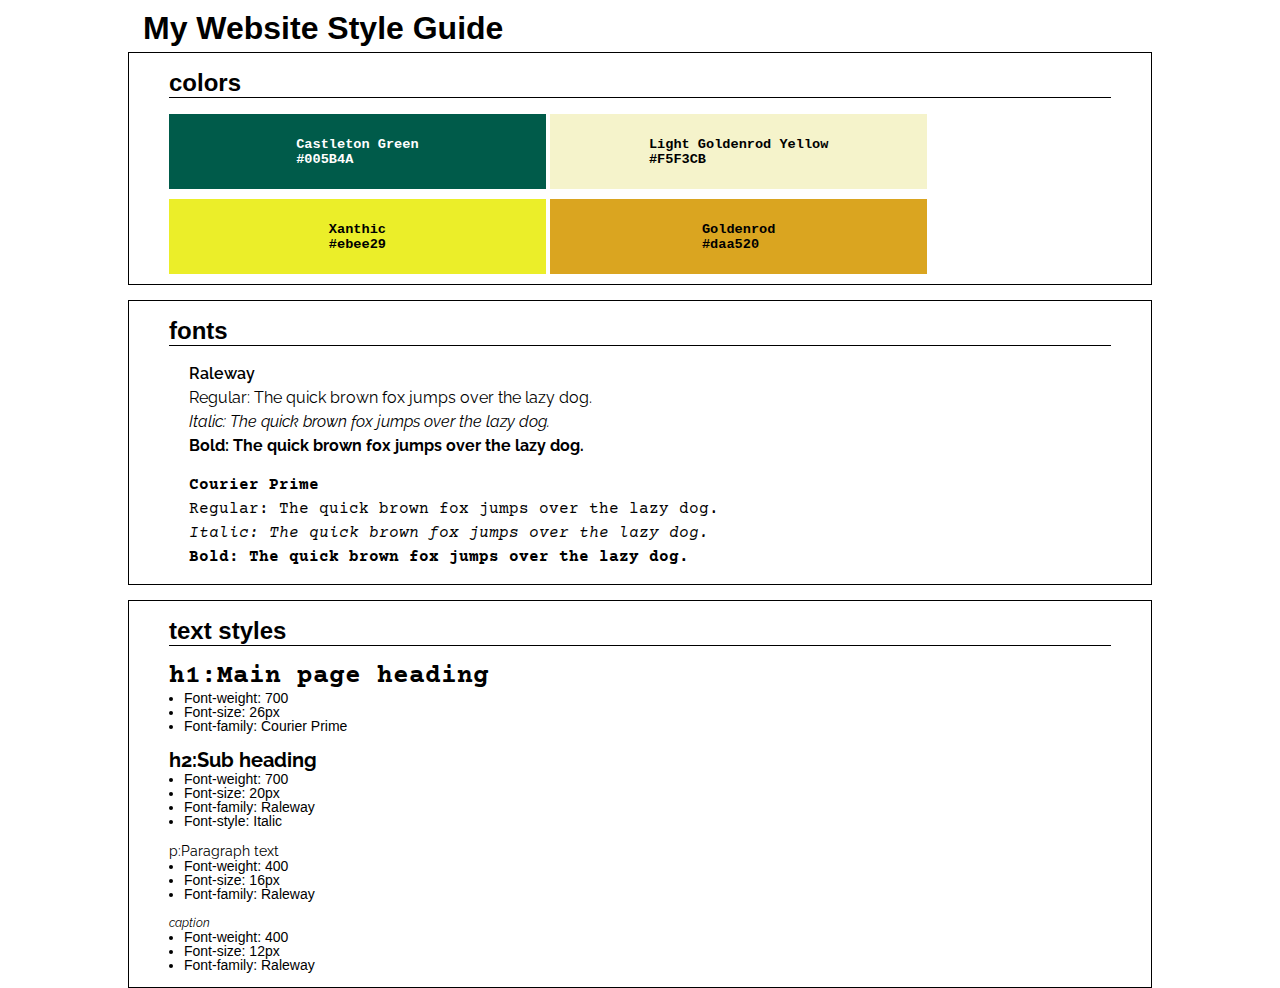
<file: project0/index.html>
<!DOCTYPE html>
<html lang="en">
<head>
  <meta charset="UTF-8">
  <meta http-equiv="X-UA-Compatible" content="IE=edge">
  <meta name="viewport" content="width=device-width, initial-scale=1.0">
  <title>Style guide/design system</title>
  <link rel="stylesheet" href="./styles.css">
  <link rel="preconnect" href="https://fonts.gstatic.com">
<link href="https://fonts.googleapis.com/css2?family=Courier+Prime:ital,wght@0,400;0,700;1,400&family=Raleway:ital,wght@0,400;0,700;1,400&display=swap" rel="stylesheet">
</head>

<body>
  <header>
  <h1>My Website Style Guide</h1>
  </header>

  <main>
    <div class="colors">
      <h1 class="section-name">colors</h1>
       <div class="castleton-green"><p>Castleton Green<br>#005B4A</p></div>
       <div class="lightgoldenrod-yellow"><p>Light Goldenrod Yellow<br>#F5F3CB</p></div>
       <div class="xanthic"><p>Xanthic<br>#ebee29</p></div>
       <div class="goldenrod"><p>Goldenrod<br>#daa520</p></div>
    </div>

    <div class="fonts">
      <h1 class="section-name">fonts</h1>
     
        <div class="raleway">
          <p class="title">Raleway</p>
          <p class="w400">Regular: The quick brown fox jumps over the lazy dog.</p>
          <p class="italic">Italic: The quick brown fox jumps over the lazy dog.</p>
          <p class="w700">Bold: The quick brown fox jumps over the lazy dog.</p>
        </div>

        <div class="courier-prime">
          <p class="title">Courier Prime</p>
          <p class="w400">Regular: The quick brown fox jumps over the lazy dog.</p>
          <p class="italic">Italic: The quick brown fox jumps over the lazy dog.</p>
          <p class="w700">Bold: The quick brown fox jumps over the lazy dog.</p>
        </div>
    </div>
      
    <div class="text-styles">
      <h1 class="section-name">text styles</h1>

        <div>
          <h1 class="biggest">h1:Main page heading</h1>
          <ul>
            <li>Font-weight: 700</li>
            <li>Font-size: 26px</li>
            <li>Font-family: Courier Prime</li>
          </ul>
        </div>
       
       <div>
          <h2 class="middle">h2:Sub heading</h2>
          <ul>
            <li>Font-weight: 700</li>
            <li>Font-size: 20px</li>
            <li>Font-family: Raleway</li>
            <li>Font-style: Italic</li>
          </ul>
       </div>
       
       <div>
          <h2 class="paragraph">p:Paragraph text</h2>
          <ul>
            <li>Font-weight: 400</li>
            <li>Font-size: 16px</li>
            <li>Font-family: Raleway</li>
          </ul>
       </div>
       <div>
        <h2 class="caption">caption</h2>
        <ul>
          <li>Font-weight: 400</li>
          <li>Font-size: 12px</li>
          <li>Font-family: Raleway</li>
        </ul>
     </div>
      </div>

    </div>
  </main>

</body>
</html>
</file>
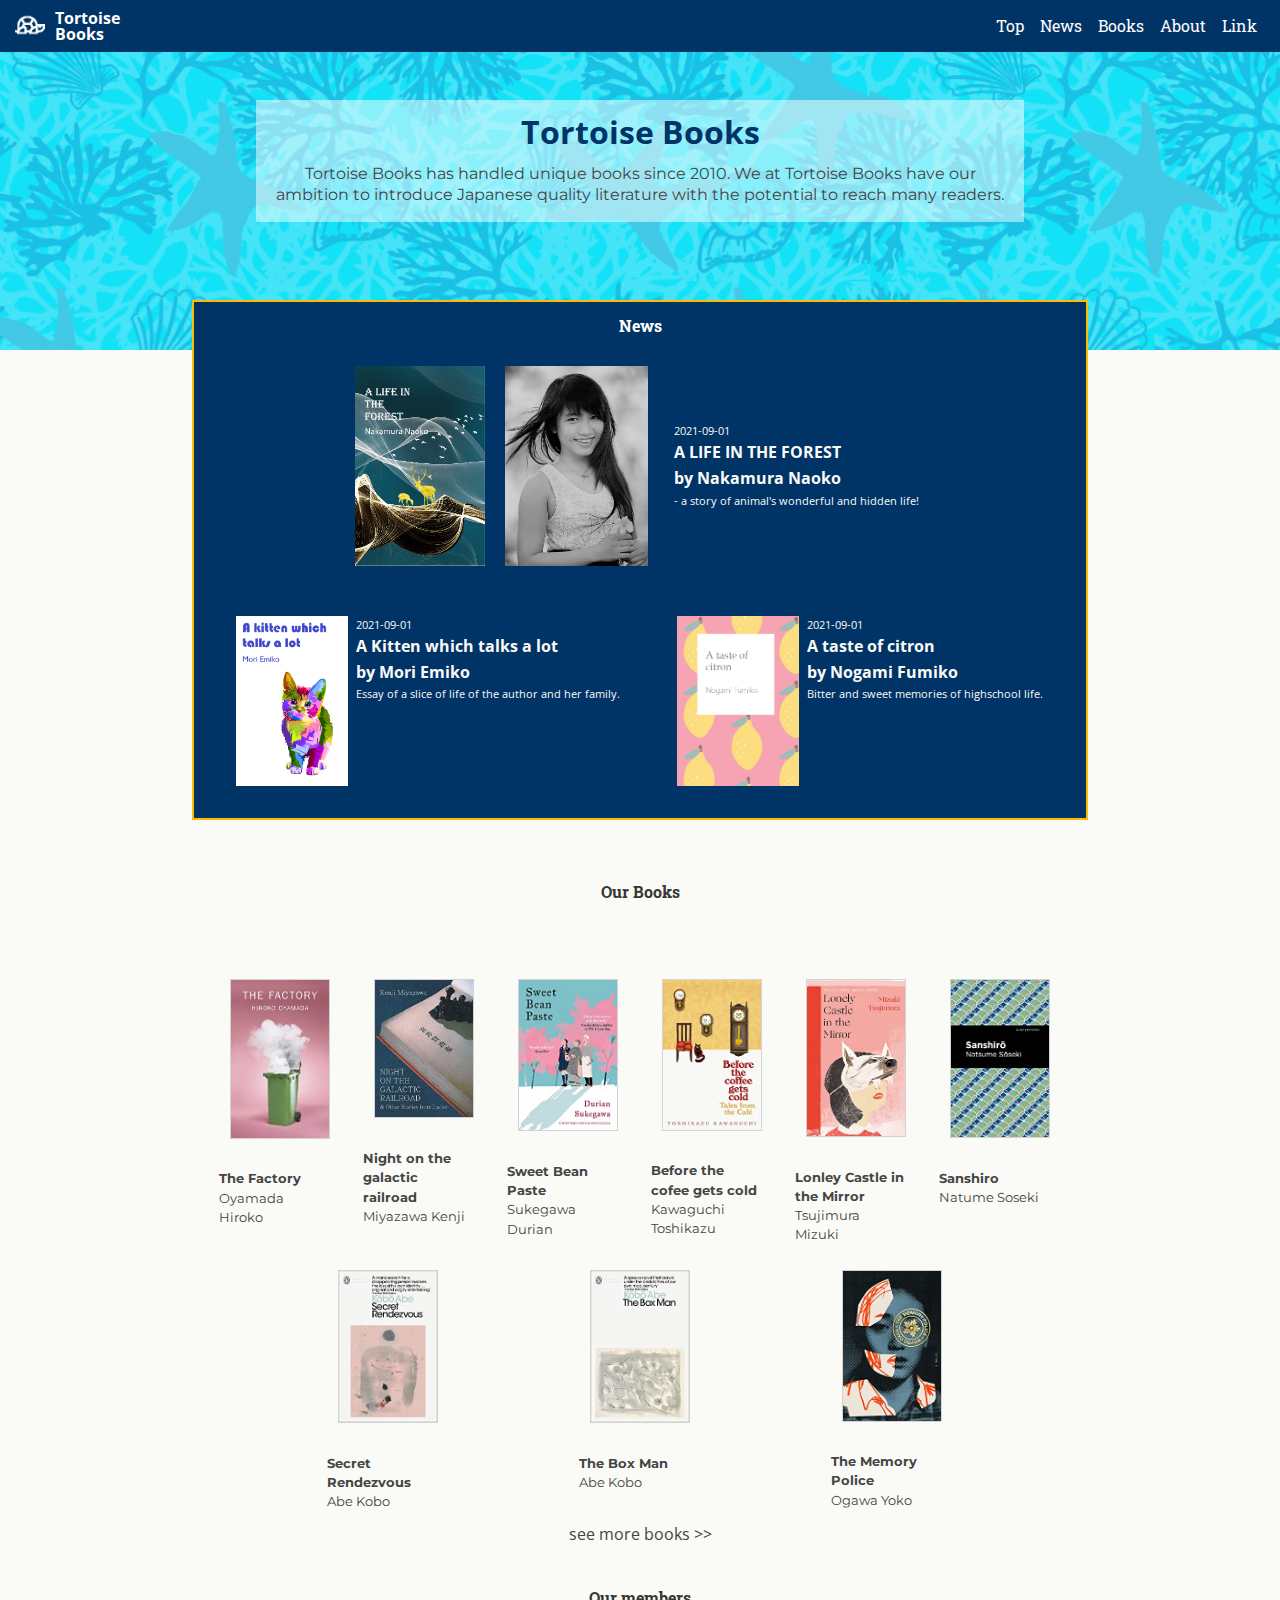
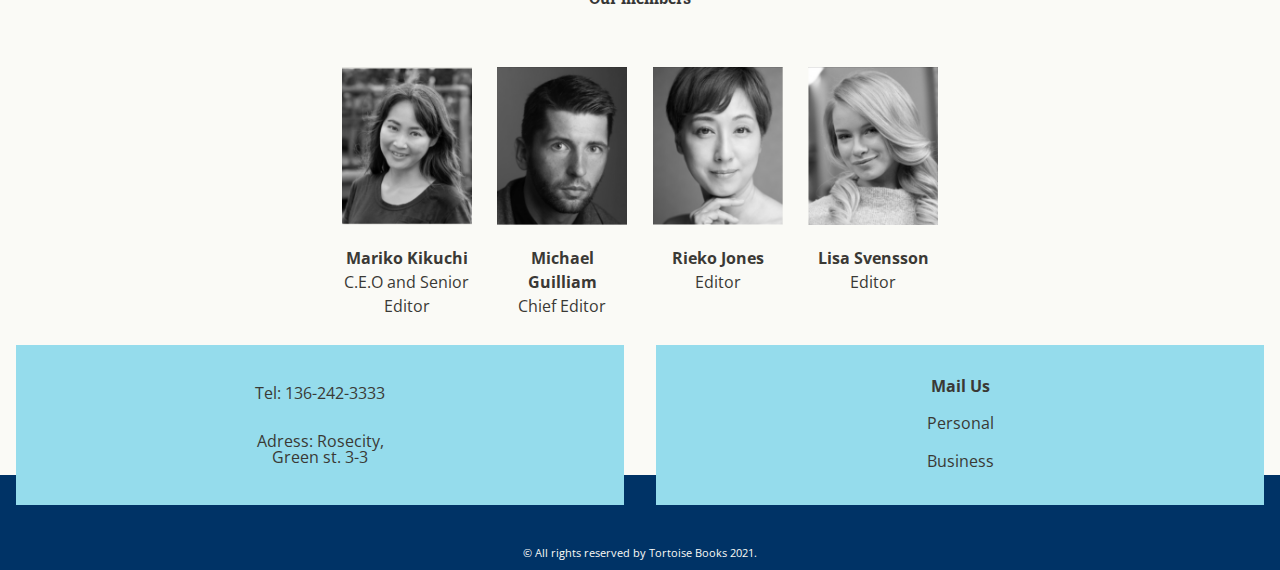
<file: project03/index.html>
<!DOCTYPE html>

<html>
  <head>
    <link rel="shortcut icon" href="favicon.ico" type="image/x-icon">
    <link rel="stylesheet" href="resources/styles/styles.css">
    <link rel="preconnect" href="https://fonts.gstatic.com">
    <link href="https://fonts.googleapis.com/css2?family=Open+Sans:wght@300;400;700&display=swap" rel="stylesheet">
    <link rel="preconnect" href="https://fonts.gstatic.com">
    <link href="https://fonts.googleapis.com/css2?family=Montserrat&family=Roboto+Slab&display=swap" rel="stylesheet">
    <meta name="viewport" content="width=device-width,initial-scale=1.0">
    <title>Company Website</title>
  </head>

  <body>
    <Header>
      <div class="top-banner">
        <div class="logo">
          <a href="#"><img src="./resources/images/output-onlinepngtools.png"alt="logo-img"></a>
          <a href="#"><h2>Tortoise<br>Books</h2></a>
        </div>
        <nav>
          <ul>
            <li><a href="#">Top</a></li>
            <li><a href="#">News</a></li>
            <li><a href="#books">Books</a></li>
            <li><a href="#about">About</a></li>
            <li><a href="link.html">Link</a></li>
          </ul>
        </nav>
      </div>
        
      <div class="container ">
            <div class="center storeName">
              <h1>Tortoise Books</h1>
              <p>Tortoise Books has handled unique books since 2010. We at Tortoise Books have our ambition to introduce Japanese quality literature with the potential to reach many readers.</p>
            </div>
      </div>
    </Header>

    
      <div class="center news">
        <h2 class="title">News</h2>
        <div class="content">
          <div class="topic-top">
            <div class="box a">
              <img src="resources/images/sampleBook1.png" alt="img-1">
              <img id="author-img" src="resources/images/edited.girl-1721429_1280.jpg" alt="img-1-2">
              <div class="text-box">
                <div class="date"><p>2021-09-01</p></div>
                <div class="news-title"><p><strong>A LIFE IN THE FOREST<br>by Nakamura Naoko</strong><br></div>
                <div class="description"><p>
                - a story of animal's wonderful and hidden life! </p></div>
              </div>
            </div>
          </div>

          <div class="topic-under">
            <div class="box b">
              <img src="resources/images/sampleBook2.png" alt="img-2">
              <div class="text-box">
                <div class="date"><p>2021-09-01</p></div>
                <div class="news-title"><p><strong>A Kitten which talks a lot<br>by Mori Emiko</strong> <br></div>
                  <div class="description"><p>Essay of a slice of life of the author and her family. </p></div>
              </div>
            </div>

            <div class="box c">
              <img src="resources/images/sampleBook3.png" alt="img-3">
              <div class="text-box">
                <div class="date"><p>2021-09-01</p></div>
                <div class="news-title"><p><strong>A taste of citron<br>by Nogami Fumiko</strong><br></div>
                  <div class="description"><p>Bitter and sweet memories of highschool life.</p></div>
                </div>
  
            </div>

          </div>
        </div>
      </div>

      <div class="wrap">
      <div id="books" class="center bookList">
        <h2 class="title" >Our Books</h2>
        <div class="center list">
          <div class="book-img nr1">
            <img src="resources/images/61s6Iuo3avL._AC_UY327_FMwebp_QL65_.jpg" alt="nr1">
            <div class="book-info">
              <p class="book-title">The Factory
              </p>
              <p class="author">Oyamada Hiroko</p>
            </div>
            
          </div>

          <div class="book-img nr2">
              <img src="resources/images/41n57o+WjWL._AC_UY327_FMwebp_QL65_.jpg" alt="nr2">
              <div class="book-info">
                <p class="book-title">Night on the galactic railroad</p>
                <p class="author">Miyazawa Kenji</p>
              </div>
          </div>

          <div class="book-img nr3">
              <img src="resources/images/71bLyjhWPdL._AC_UY327_QL65_.jpg" alt="nr3">
              <div class="book-info">
                <p class="book-title">Sweet Bean Paste</p>
                <p class="author">Sukegawa Durian</p>
              </div>
          </div>

          <div class="book-img nr4">
              <img src="resources/images/81cIq-49BJL._AC_UY327_FMwebp_QL65_.jpg" alt="nr4">
              <div class="book-info">
                <p class="book-title">Before the cofee gets cold</p>
                <p class="author">Kawaguchi Toshikazu</p>
              </div>
          </div>

          <div class="book-img nr5">
              <img src="resources/images/81VldbnXmdL._AC_UY327_FMwebp_QL65_.jpg" alt="nr5">
              <div class="book-info">
                <p class="book-title">Lonley Castle in the Mirror</p>
                <p class="author">Tsujimura Mizuki</p>
              </div>
          </div>

          <div class="book-img nr6">
              <img src="resources/images/91+LtdKAKQL._AC_UY327_QL65_.jpg" alt="nr6">
              <div class="book-info">
                <p class="book-title">Sanshiro</p>
                <p class="author">Natume Soseki </p>
              </div>
          </div>

          <div class="book-img nr7">
              <img src="resources/images/91swuwtk4OL._AC_UY327_QL65_.jpg" alt="nr7">
              <div class="book-info">
                <p class="book-title">Secret Rendezvous</p>
                <p class="author">Abe Kobo</p>
              </div>
          </div>

          <div class="book-img nr8">
              <img src="resources/images/81NXztiF77L._AC_UY327_QL65_.jpg" alt="nr8">
              <div class="book-info">
                <p class="book-title">The Box Man</p>
                <p class="author">Abe Kobo</p>
              </div>
          </div>

          <div class="book-img nr9">
              <img src="resources/images/A1vU3G3l7ZL._AC_UY327_QL65_.jpg" alt="nr9">
              <div class="book-info">
                <p class="book-title">The Memory Police</p>
                <p class="author">Ogawa Yoko</p>
              </div>
          </div>

          <!-- <div class="book-img nr10">
              <img src="resources/images/51i1LT3Zc9L._AC_UY327_FMwebp_QL65_.jpg" alt="nr10"> 
              <div class="book-info">
                <p class="book-title">WABI SABI</p>
                <p class="author">Beth Kempton</p>
              </div>

          </div> -->
         </div>

          <div class="link">
            <a href="#">see more books >></a>
          </div>
        </div>
      </div>

      <div id="about" class="center member">
        <h2 class="title" >Our members</h2>
        <div class="center member-list">
          <div class="member-img ">
            <img src="resources/images/portrait1.png" alt="member1">
            <p><strong>Mariko Kikuchi</strong> <br>C.E.O and Senior Editor</p>
          </div>
          <div class="member-img ">
            <img src="resources/images/portrait2.png" alt="member2">
            <p><strong>Michael Guilliam</strong> <br>Chief Editor</p>
          </div>
          <div class="member-img ">
            <img src="resources/images/portrait3.png" alt="member3">
            <p><strong>Rieko Jones</strong> <br> Editor</p>
          </div>
          <div class="member-img ">
            <img src="resources/images/portrait4.png" alt="member4">
            <p><strong>Lisa Svensson</strong><br> Editor</p>
          </div>
        </div>
      </div>

      <div class="center info">
        <div class="info-box">
          <p>Tel: 136-242-3333</p>
          <p>Adress: Rosecity,<br>Green st. 3-3</p>
        </div>
        <div class="info-box">
          <h3>Mail Us</h3>
          <p><a href="#">Personal</a></p>
          <p><a href="#">Business</a></p>
        </div>
        </div>
      </div>
    </div>
    
    <footer>
      <p>&copy;  All rights reserved by Tortoise Books 2021.</p>
    </footer>
  </body>
</html>
</file>
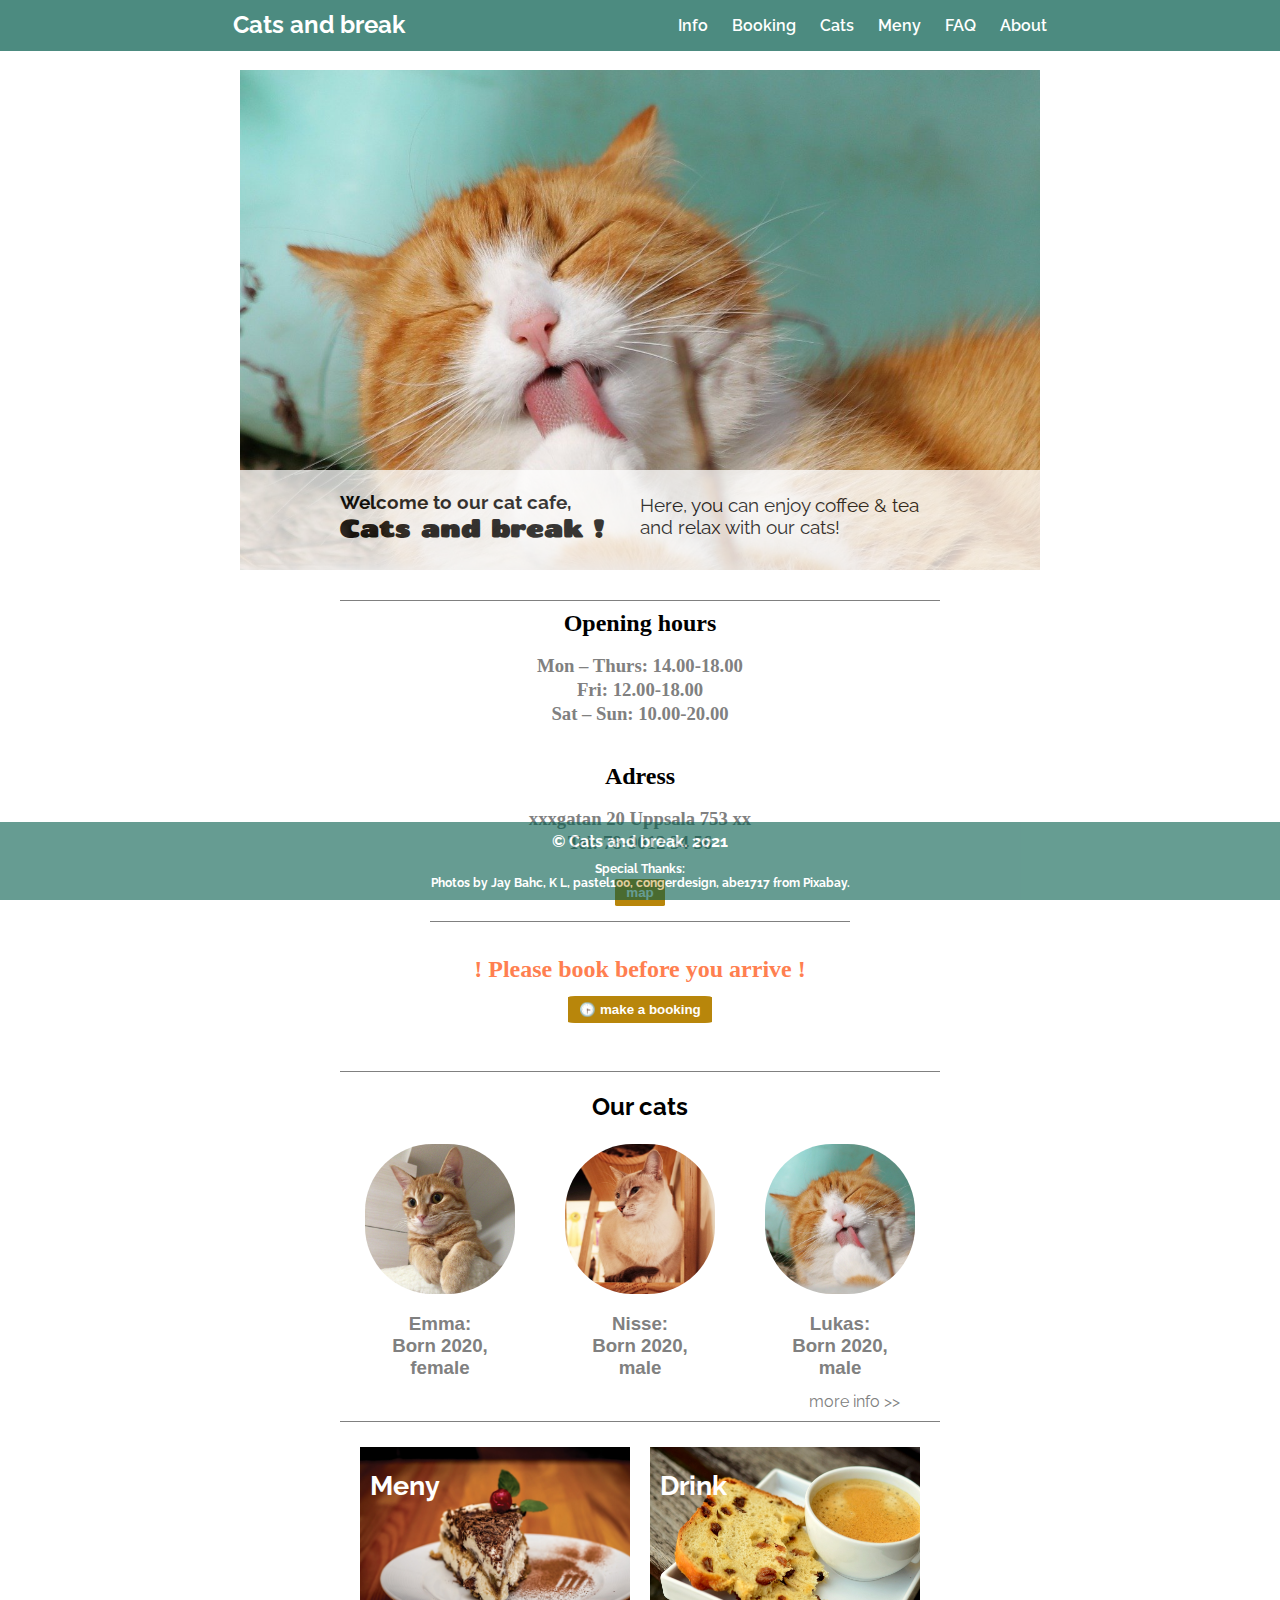
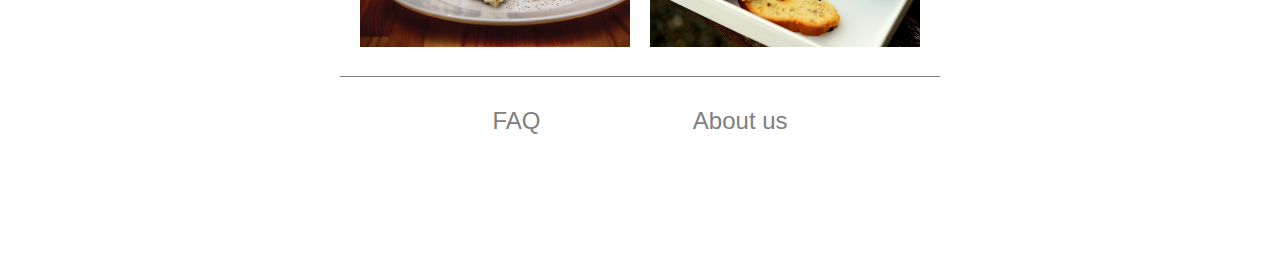
<file: project1/index.html>
<!DOCTYPE html>
<html lang="en">
<head>
  <meta charset="UTF-8">
  <meta http-equiv="X-UA-Compatible" content="IE=edge">
  <meta name="viewport" content="width=device-width, initial-scale=1.0">
  <title>Cats and break</title>
  <link rel="stylesheet" href="resources/css/styles.css">
  <link rel="preconnect" href="https://fonts.gstatic.com">
  <link href="https://fonts.googleapis.com/css2?family=Chango&family=Raleway:wght@400;700&display=swap" rel="stylesheet">
</head>
<body>
  <div class="banner">
    <h2>Cats and break</h2>
    <nav>
      <ul>
        <li><a href="#info">Info</a></li>
          <li><a href="#book">Booking</a></li>
          <li><a href="#gallery">Cats</a></li>
          <li><a href="#meny">Meny</a></li>
          <li><a href="#last-line">FAQ</a></li>
          <li><a href="##last-line">About</a></li>
      </ul>
    </nav>
    
  </div>

  <header>

    <figure class="image-cat">
          <img src="resources/images/cat-323262_1280.jpg" alt="cat-image" width="1000px" height="auto" >
    </figure>

    <div id="info" class="head-text">
    <h2>Welcome to our cat cafe,<br> <span>Cats and break ! </span></h2>
    <p>Here, you can enjoy coffee & tea and relax with our cats! </p>
    </div>
    
  </header>

  <main>
    <div  class="info">
      <div class="time_adress">
        <div id="book">
          <h2>Opening hours</h2>
          <h3>Mon – Thurs: 14.00-18.00 <br>Fri: 12.00-18.00 <br>Sat – Sun: 10.00-20.00</h3>
        </div>

        <div class="adress">
          <h2>Adress</h2>
          <h3>xxxgatan 20 Uppsala 753 xx <br>Tel: 78-9012 34 56</h3>
          <button class="btn-map" href="#" >map</button>
        </div>
      </div>
    
      <div id="gallery" class="book">
        <h2>! <strong>Please book before you arrive</strong> !  </h2>
        <a href="#"> <button>🕞 make a booking</button></a>
      </div>
    </div>

    <div  class="gallery">
      <h2>Our cats</h2>
      <div class="cat-images">
          <div class="cat1">
              <img src="resources/images/cat-2405691_1280.s.jpg" alt="our-cat-image1">
              <h3>Emma:<br>Born 2020,<br>female</h3>
          </div>

          <div class="cat2">
              <img src="resources/images/cat-1160233_1280.s.jpg" alt="our-cat-image2">
              <h3>Nisse:<br>Born 2020,<br>male</h3>
          </div>
          
          <div class="cat3">
              <img src="resources/images/cat-323262_1280.s.jpg" alt="our-cat-image3">
              <h3>Lukas:<br>Born 2020,<br>male</h3>
          </div>

      </div>
      <a href="#">more info >></a>
    </div>

    <div>
      <div id="meny" class="about">
         <div class="meny">
            <a href="#"><h2>Meny</h2>
            <img src="resources/images/dessert-3331009_1280.jpg" alt="meny-image"></a>
          </div> 

          <div id="drink" class="drink">
            <a href="#"><h2>Drink</h2>
            <img src="resources/images/coffee-842020_1280.jpg" alt="meny-image"></a>
          </div> 
      </div>

      <div id="last-line" class="last-line">
        
       <div class="FAQ"><a href="#">FAQ</a></div>
       
       <div class="About-us"><a href="#">About us</a></div>
      
      </div>
      
    </div>

  </main>
 
  <footer>
    <h1>© Cats and break.  2021</h1>
    <h2>Special Thanks:<br>Photos by Jay Bahc, K L, pastel100, congerdesign,  abe1717  from Pixabay.</h2>
  </footer>

</body>
</html>
</file>
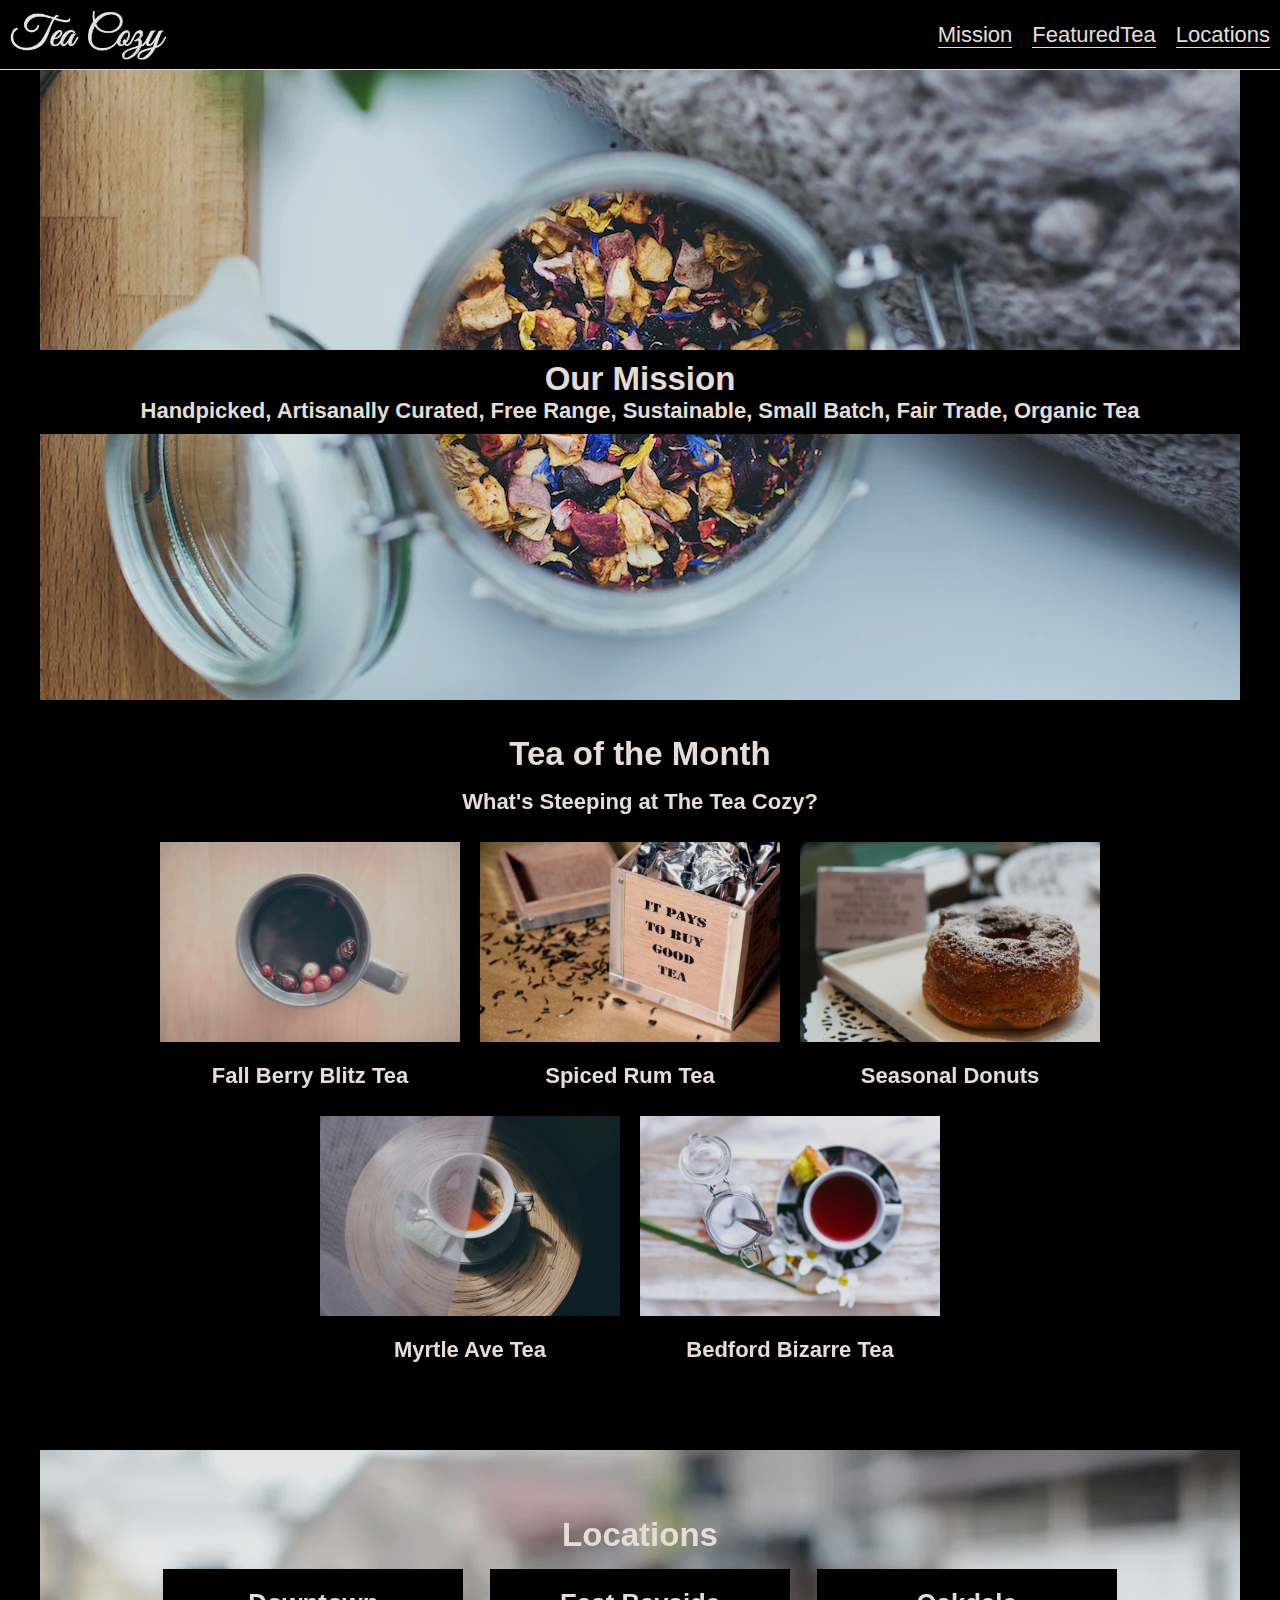
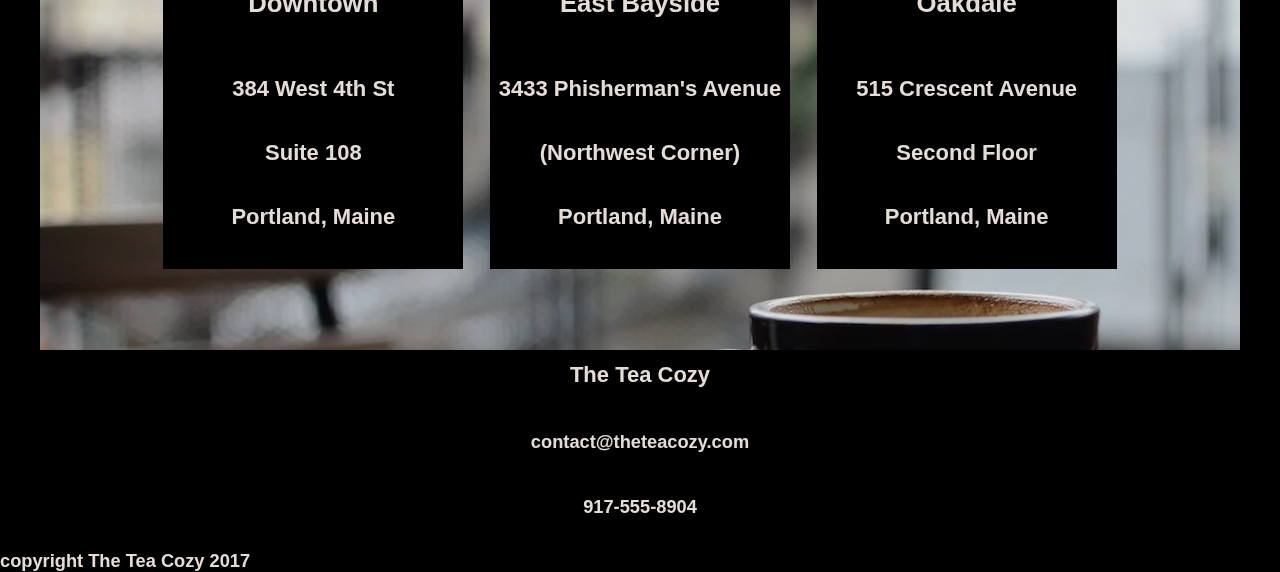
<file: project2/index.html>
<!DOCTYPE html>
<html lang="en">
<head>
  <meta charset="UTF-8">
  <meta http-equiv="X-UA-Compatible" content="IE=edge">
  <meta name="viewport" content="width=device-width, initial-scale=1.0">
  <title>Tea Cozy</title>
  <link rel="stylesheet" href="resources/css/styles.css">
</head>
<body>
  <nav>
      <img src="resources/img/img-tea-cozy-logo.png" alt="logo-image">
    <div class="nav-list">
      <ul>
        <li><a href="#our-mission">Mission</a></li>
        <li><a href="#featured-tea">FeaturedTea</a></li>
        <li><a href="#locations">Locations</a></li>
      </ul>
    </div>
  </nav>
  <header id="our-mission" >
      <div class="our-mission">
        <h2>Our Mission</h2>
        <h4>Handpicked, Artisanally Curated, Free Range, Sustainable, Small Batch, Fair Trade, Organic Tea</h4>
      </div>
  </header>
  <main>
    <div id="featured-tea" class="featured-tea">
      <h2>Tea of the Month</h2>
      <h4>What's Steeping at The Tea Cozy?</h4>
      <div class="tea-list">
          <div class="tea">
            <img src="resources/img/img-berryblitz.jpg" alt="img-berryblitz">
            <h4 class="name">Fall Berry Blitz Tea</h4>
          </div>
          <div class="tea">
            <img src="resources/img/img-spiced-rum.jpg" alt="img-spiced-rum">
            <h4 class="name">Spiced Rum Tea</h4>
          </div>
          <div class="tea">
            <img src="resources/img/img-donut.jpg" alt="img-donut">
            <h4 class="name">Seasonal Donuts</h4>
          </div>
        <div class="tea">
          <img src="resources/img/img-myrtle-ave.jpg" alt="img-myrtle-ave">
          <h4 class="name">Myrtle Ave Tea</h4>
        </div>
        <div class="tea">
          <img src="resources/img/img-bedford-bizarre.jpg" alt="img-bedford-bi">
          <h4 class="name">Bedford Bizarre Tea</h4>
        </div>
      </div>
        
      </div>
    </div>
    <div id="locations" class="locations">
        <h2>Locations</h2>
        <div class="loc-list">
          <div class="loc">
            <h3 class="loc-name">Downtown</h3>
            <h4 class="adress">384 West 4th St<br>Suite 108<br>Portland, Maine</h4>
          </div>
          <div class="loc">
            <h3 class="loc-name">East Bayside</h3>
            <h4 class="adress">3433 Phisherman's Avenue<br>(Northwest Corner)<br>Portland, Maine</h4>
          </div>
          <div class="loc">
            <h3 class="loc-name">Oakdale</h3>
            <h4 class="adress">515 Crescent Avenue<br>Second Floor<br>Portland, Maine</h4>
          </div>
        </div>
      </div>
    </div>
  </main>
  <footer>
    <div>
      <h4>The Tea Cozy</h4>
      <h5>contact@theteacozy.com</h5>
      <h5>917-555-8904</h5>
    </div>  
    <h5 class="credit">copyright The Tea Cozy 2017</h5>
  </footer>
  
</body>
</html>
</file>
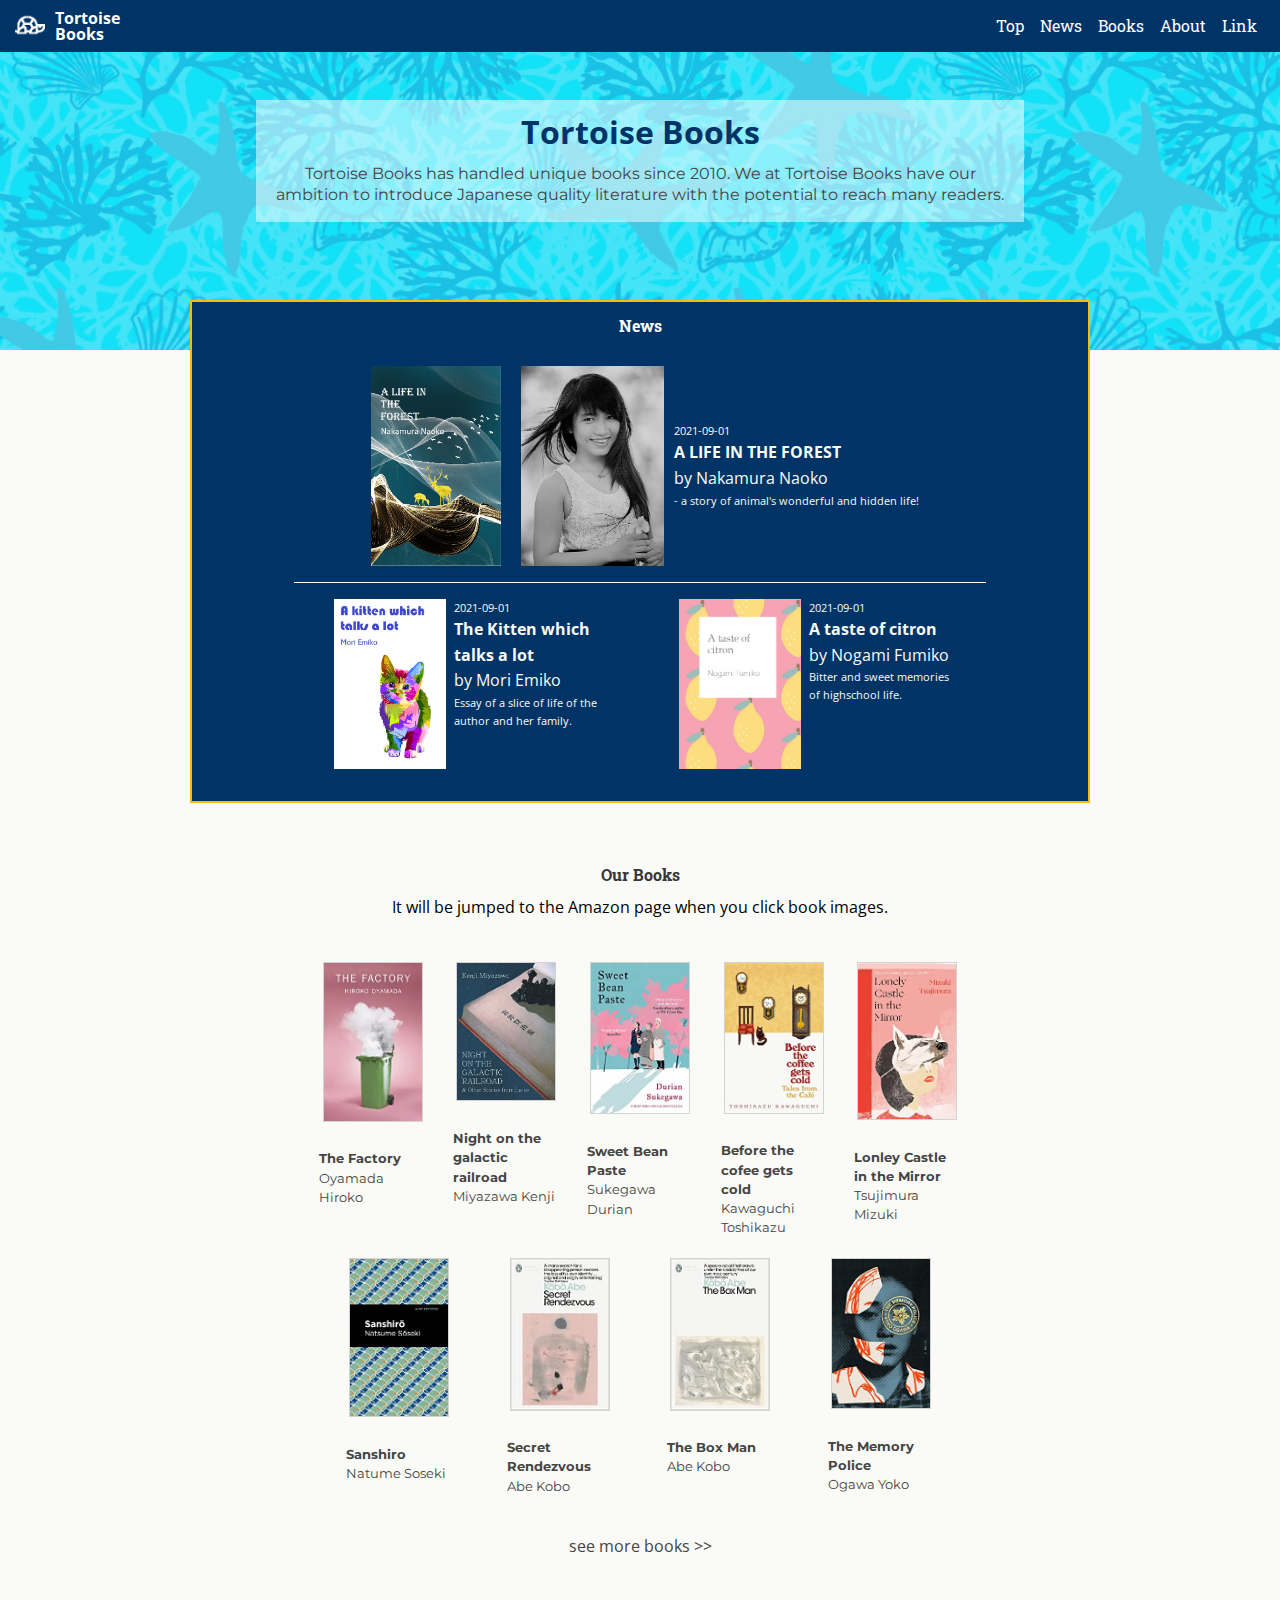
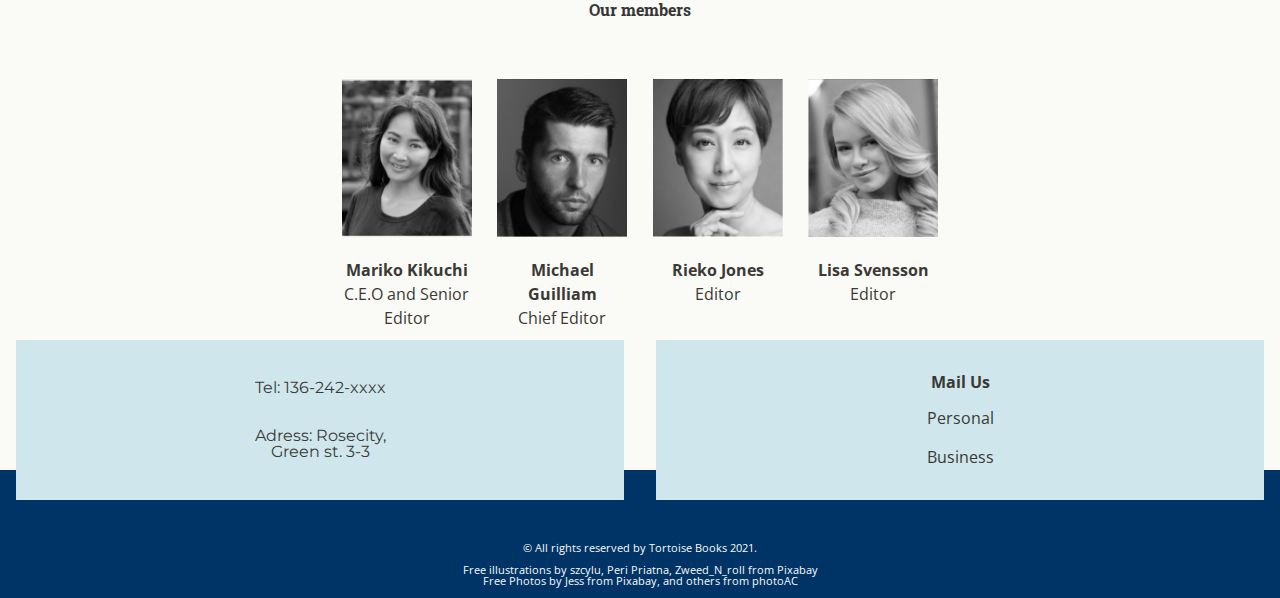
<file: project3/index.html>
<!DOCTYPE html>

<html>
  <head>
    <link rel="shortcut icon" href="favicon.ico" type="image/x-icon">
    <link rel="stylesheet" href="resources/styles/styles.css">
    <link rel="preconnect" href="https://fonts.gstatic.com">
    <link href="https://fonts.googleapis.com/css2?family=Open+Sans:wght@300;400;700&display=swap" rel="stylesheet">
    <link rel="preconnect" href="https://fonts.gstatic.com">
    <link href="https://fonts.googleapis.com/css2?family=Montserrat&family=Roboto+Slab&display=swap" rel="stylesheet">
    <meta name="viewport" content="width=device-width,initial-scale=1.0">
    <title>Company Website</title>
  </head>

  <body>
    <Header>
      <div class="top-banner">
        <div class="logo">
          <a href="#"><img src="./resources/images/output-onlinepngtools.png"alt="logo-img"></a>
          <a href="#"><h2>Tortoise<br>Books</h2></a>
        </div>
        <nav>
          <ul>
            <li><a href="#">Top</a></li>
            <li><a href="#">News</a></li>
            <li><a href="#books">Books</a></li>
            <li><a href="#about">About</a></li>
            <li><a href="#">Link</a></li>
          </ul>
        </nav>
      </div>
        
      <div class="container ">
            <div class="center storeName">
              <h1>Tortoise Books</h1>
              <p>Tortoise Books has handled unique books since 2010. We at Tortoise Books have our ambition to introduce Japanese quality literature with the potential to reach many readers.</p>
            </div>
      </div>
    </Header>

    
      <div class="center news">
        <h2 class="title">News</h2>
        <div class="content">
          <div class="topic-top">
            <div class="box a">
                  <img src="resources/images/sampleBook1.png" alt="img-1">
                <img id="author-img" src="resources/images/edited.girl-1721429_1280.jpg" alt="img-1-2">
                
                  <div class="text-box"><a href="#">
                  <div class="date"><p>2021-09-01</p></div>
                  <div class="news-title"><p><strong>A LIFE IN THE FOREST</strong><br>by Nakamura Naoko</div>
                  <div class="description"><p>
                  - a story of animal's wonderful and hidden life! </p></div></a>
              </div>
            </div>
          </div>

          <div class="topic-under">
            <div class="box b">
              <img src="resources/images/sampleBook2.png" alt="img-2">
              <div class="text-box">
                <a href="#"><div class="date"><p>2021-09-01</p></div>
                <div class="news-title"><p><strong>The Kitten which talks a lot</strong><br>by Mori Emiko <br></div>
                  <div class="description"><p>Essay of a slice of life of the author and her family. </p></div></a>
              </div>
            </div>

            <div class="box c">
              <img src="resources/images/sampleBook3.png" alt="img-3">
              
                <div class="text-box">
                  <a href="#"><div class="date"><p>2021-09-01</p></div>
                <div class="news-title"><p><strong>A taste of citron</strong><br>by Nogami Fumiko<br></div>
                  <div class="description"><p>Bitter and sweet memories of highschool life.</p></div>
                </div></a>
            </div>

          </div>
        </div>
      </div>

      <div class="wrap">
      <div id="books" class="center bookList">
        <h2 class="title" >Our Books</h2>
        <p class="subtitle">It will be jumped to the Amazon page when you click book images.</p>
        <div class="center list">
          <div class="book-img nr1">
            <a href="https://www.amazon.com/-/es/Hiroko-Oyamada-ebook/dp/B07PVZS6Z9"><img src="resources/images/61s6Iuo3avL._AC_UY327_FMwebp_QL65_.jpg" alt="nr1"></a>
            <div class="book-info">
              <p class="book-title">The Factory
              </p>
              <p class="author">Oyamada Hiroko</p>
            </div>
            
          </div>

          <div class="book-img nr2">
              <a href="https://www.amazon.com/-/es/Kenji-Miyazawa/dp/1935548352/ref=pd_sbs_2/131-4659432-8372335?pd_rd_w=dI2lc&pf_rd_p=43345e03-9e2a-47c0-9b70-a50aa5ecbd5c&pf_rd_r=83EZ2RWQY90DDA1A4NDG&pd_rd_r=3ccf71a8-40a6-4ded-a427-e89fc703e40c&pd_rd_wg=aTLCT&pd_rd_i=1935548352&psc=1"><img src="resources/images/41n57o+WjWL._AC_UY327_FMwebp_QL65_.jpg" alt="nr2"></a>
              <div class="book-info">
                <p class="book-title">Night on the galactic railroad</p>
                <p class="author">Miyazawa Kenji</p>
              </div>
          </div>

          <div class="book-img nr3">
              <a href="https://www.amazon.com/s?k=Sweet+Bean+Paste&i=stripbooks-intl-ship&__mk_es_US=%C3%85M%C3%85%C5%BD%C3%95%C3%91&ref=nb_sb_noss_2"><img src="resources/images/71bLyjhWPdL._AC_UY327_QL65_.jpg" alt="nr3"></a>
              <div class="book-info">
                <p class="book-title">Sweet Bean Paste</p>
                <p class="author">Sukegawa Durian</p>
              </div>
          </div>

          <div class="book-img nr4">
              <a href="https://www.amazon.com/-/es/dp/0857527282/ref=sr_1_1?__mk_es_US=%C3%85M%C3%85%C5%BD%C3%95%C3%91&dchild=1&keywords=lonely+castle+in+the+mirror&qid=1625344139&s=books&sr=1-1"><img src="resources/images/81cIq-49BJL._AC_UY327_FMwebp_QL65_.jpg" alt="nr4"></a>
              <div class="book-info">
                <p class="book-title">Before the cofee gets cold</p>
                <p class="author">Kawaguchi Toshikazu</p>
              </div>
          </div>

          <div class="book-img nr5">
              <a href="https://www.amazon.com/-/es/dp/0857527282/ref=sr_1_1?__mk_es_US=%C3%85M%C3%85%C5%BD%C3%95%C3%91&dchild=1&keywords=lonely+castle+in+the+mirror&qid=1625344139&s=books&sr=1-1"><img src="resources/images/81VldbnXmdL._AC_UY327_FMwebp_QL65_.jpg" alt="nr5"></a>
              <div class="book-info">
                <p class="book-title">Lonley Castle in the Mirror</p>
                <p class="author">Tsujimura Mizuki</p>
              </div>
          </div>

          <div class="book-img nr6">
              <a href="https://www.amazon.com/-/es/Natsume-S%C5%8Dseki-ebook/dp/B0963VG44Y/ref=sr_1_6?__mk_es_US=%C3%85M%C3%85%C5%BD%C3%95%C3%91&dchild=1&keywords=Sanshiro&qid=1625344217&s=books&sr=1-6"><img src="resources/images/91+LtdKAKQL._AC_UY327_QL65_.jpg" alt="nr6"></a>
              <div class="book-info">
                <p class="book-title">Sanshiro</p>
                <p class="author">Natume Soseki </p>
              </div>
          </div>

          <div class="book-img nr7">
              <a href="https://www.amazon.com.au/Secret-Rendezvous-Kobo-Abe/dp/0241454611/ref=pd_sim_1/358-4646352-4604200?pd_rd_w=WicM6&pf_rd_p=8ca4ebd1-636f-47b5-a499-1aa3166a03e5&pf_rd_r=0TJJ1B0D7K9CRGZ2C424&pd_rd_r=3867e12c-470f-49dc-ba8b-68d9c8569599&pd_rd_wg=aGSDZ&pd_rd_i=0241454611&psc=1"><img src="resources/images/91swuwtk4OL._AC_UY327_QL65_.jpg" alt="nr7"></a>
              <div class="book-info">
                <p class="book-title">Secret Rendezvous</p>
                <p class="author">Abe Kobo</p>
              </div>
          </div>

          <div class="book-img nr8">
              <a href="https://www.amazon.co.uk/Box-Man-Penguin-Modern-Classics-ebook/dp/B086QF4L7X"><img src="resources/images/81NXztiF77L._AC_UY327_QL65_.jpg" alt="nr8"></a>
              <div class="book-info">
                <p class="book-title">The Box Man</p>
                <p class="author">Abe Kobo</p>
              </div>
          </div>

          <div class="book-img nr9">
              <a href="https://www.amazon.co.uk/Memory-Police-Yoko-Ogawa-ebook/dp/B075MSKBY7/ref=sr_1_1?dchild=1&keywords=The+Memory+Police&qid=1625344506&s=digital-text&sr=1-1"><img src="resources/images/A1vU3G3l7ZL._AC_UY327_QL65_.jpg" alt="nr9"></a>
              <div class="book-info">
                <p class="book-title">The Memory Police</p>
                <p class="author">Ogawa Yoko</p>
              </div>
          </div>

          <!-- <div class="book-img nr10">
              <img src="resources/images/51i1LT3Zc9L._AC_UY327_FMwebp_QL65_.jpg" alt="nr10"> 
              <div class="book-info">
                <p class="book-title">WABI SABI</p>
                <p class="author">Beth Kempton</p>
              </div>

          </div> -->
         </div>

          <div class="link">
            <a href="#">see more books >></a>
          </div>
        </div>
      </div>

      <div id="about" class="center member">
        <h2 class="title" >Our members</h2>
        <div class="center member-list">
          <div class="member-img ">
            <img src="resources/images/portrait1.png" alt="member1">
            <p><strong>Mariko Kikuchi</strong> <br>C.E.O and Senior Editor</p>
          </div>
          <div class="member-img ">
            <img src="resources/images/portrait2.png" alt="member2">
            <p><strong>Michael Guilliam</strong> <br>Chief Editor</p>
          </div>
          <div class="member-img ">
            <img src="resources/images/portrait3.png" alt="member3">
            <p><strong>Rieko Jones</strong> <br> Editor</p>
          </div>
          <div class="member-img ">
            <img src="resources/images/portrait4.png" alt="member4">
            <p><strong>Lisa Svensson</strong><br> Editor</p>
          </div>
        </div>
      </div>

      <div class="center info">
        <div class="info-box">
          <p>Tel: 136-242-xxxx</p>
          <p>Adress: Rosecity,<br>Green st. 3-3</p>
        </div>
        <div class="info-box">
          <h3>Mail Us</h3>
          <p><a href="#">Personal</a></p>
          <p><a href="#">Business</a></p>
        </div>
        </div>
      </div>
    </div>
    
    <footer>
      <p>&copy;  All rights reserved by Tortoise Books 2021.</p> 
      <p class="credit">Free illustrations by szcylu, Peri Priatna, Zweed_N_roll from Pixabay<br>
         Free Photos by Jess from Pixabay, and others from photoAC</p>
    </footer>
  </body>
</html>
</file>
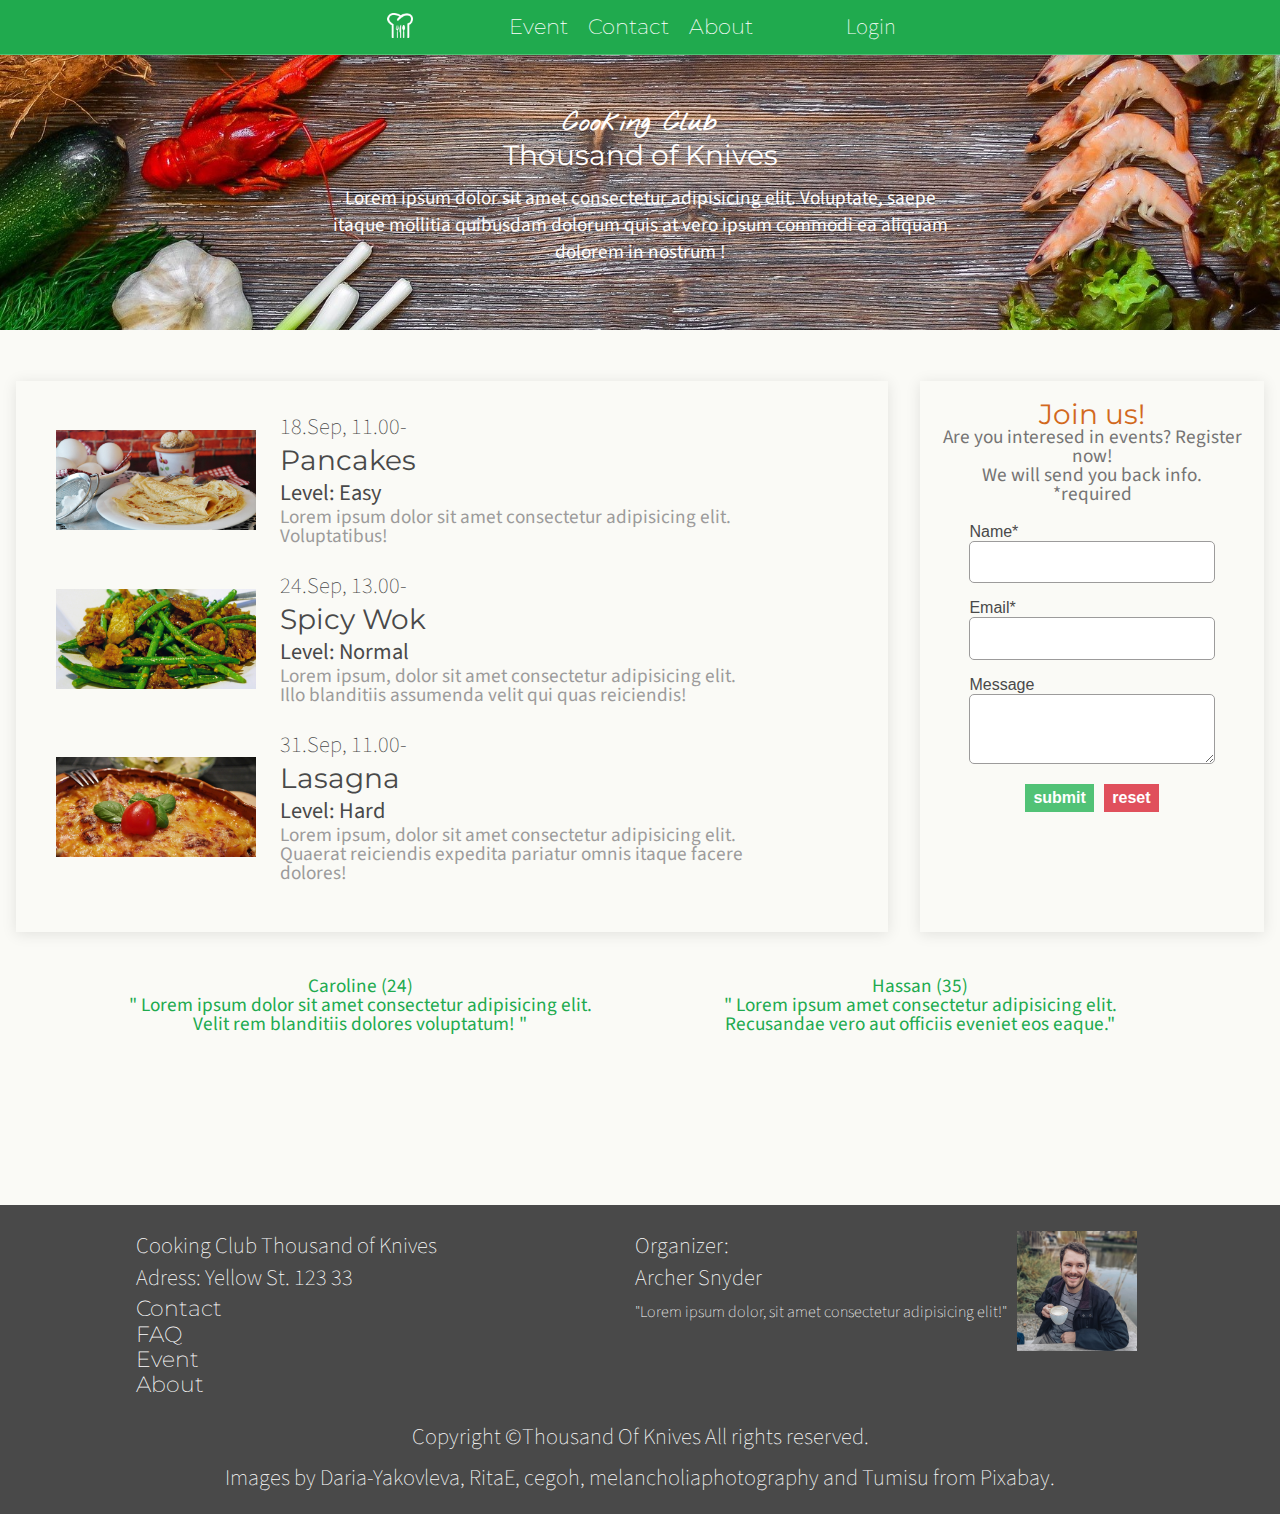
<file: project4/index.html>
<!DOCTYPE html>
<html lang="en">
<head>
  <meta charset="UTF-8">
  <meta http-equiv="X-UA-Compatible" content="IE=edge">
  <link rel="shortcut icon" href="resources/images/favicon.ico" type="image/x-icon">
  <meta name="viewport" content="width=device-width, initial-scale=1.0">
  <link rel="stylesheet" href="resources/style.css">
  <link rel="preconnect" href="https://fonts.googleapis.com">
<link rel="preconnect" href="https://fonts.gstatic.com" crossorigin>
<link href="https://fonts.googleapis.com/css2?family=Montserrat:wght@200;400&family=Nothing+You+Could+Do&family=Source+Sans+Pro:wght@200;400&display=swap" rel="stylesheet">
  <title>Cooking Club</title>
</head>

<body>
  <header>
    <div class="banner">
      <div class="logo">
        <a href="#"><img src="resources/images/chefs_hat_1588125_1280_negate.png" alt="top-logo"></a>
      </div>
      <nav>
        <ul>
          <a href="#event"><li>Event</li></a>
          <a href="#contact"><li>Contact</li></a>
          <a href="#"><li>About</li></a>
        </ul>
      </nav>
      <div class="logIn"><a href="#"><h4>Login</h4></a></div>
    </div>

    <div class="top-image center">
      <div class="container"></div>
     
      <div class="overview center">
        <h3>Cooking Club</h3>
        <h2>Thousand of Knives</h2>
        <p>Lorem ipsum dolor sit amet consectetur adipisicing elit. Voluptate, saepe itaque mollitia quibusdam dolorum quis at vero ipsum commodi ea aliquam dolorem in nostrum !</p>
      </div>
    </div>  
  </header> 

  <main>
    <div class="grid">

      <div id="event" class="box">
        <div class="text">
          <div class="imgContainer center">
            <img src="resources/images/pancakes-2020863_1280.jpg" alt="pancakes"></div>

          <div class="info">
            <h4 class="date">18.Sep, 11.00-</h4>
            <h2 class="eventName">Pancakes</h2>
            <h4 class="level" style="font-weight: 400">Level: Easy</h4>  
            <p class="description">
              Lorem ipsum dolor sit amet consectetur adipisicing elit. Voluptatibus!
            </p>

          </div>
        </div>

        <div class="text">
          <div class="imgContainer center">
            <img src="resources/images/eggplant-1317917_1280.jpg" alt="wok"></div>

          <div class="info">
            <h4 class="date">24.Sep, 13.00-</h4>
            <h2 class="eventName">Spicy Wok</h2>
            <h4 class="level" style="font-weight: 400">Level: Normal </h4>  
            <p class="description">
              Lorem ipsum, dolor sit amet consectetur adipisicing elit. Illo blanditiis assumenda velit qui quas reiciendis!
            </p>
          </div>
        </div>
        <div class="text">
          <div class="imgContainer center">
            <img src="resources/images/lasagna-1900529_1280.jpg" alt="lasagna"></div>

          <div class="info">
            <h4 class="date">31.Sep, 11.00-</h4>
            <h2 class="eventName">Lasagna</h2>
            <h4 class="level" style="font-weight: 400">Level: Hard </h4>  
            <p class="description">
              Lorem ipsum, dolor sit amet consectetur adipisicing elit. Quaerat reiciendis expedita pariatur omnis itaque facere dolores!
            </p>
          </div>
        </div>
      </div>

      <div id="contact" class="box">
        <h2 class="center" style="color: chocolate;">Join us!</h2>
        <p class="lead-form center" style="color: #757474 ;">Are you interesed in events? Register now!<br>We will send you back info.<br>
        *required</p><br>
        <form action="#">
          <div class="item">
            <label class="label">Name*</label>
            <input class="inputs" type="text" name="name">
          </div>
          <div class="item">
            <label class="label">Email*</label>
            <input class="inputs" type="email" name="email">
          </div>
          <div class="item">
            <label class="label">Message</label>
            <textarea class="inputs"></textarea>
          </div>
          <div class="btn-area">
            <input type="submit" value="submit"> <input type="reset" value="reset">
          </div>
        </form>
      </div>

      <div id="review" >
        <div class="text center r-1"> <p>Caroline (24)<br>" Lorem ipsum dolor sit amet consectetur adipisicing elit. Velit rem blanditiis dolores voluptatum! "</p></div>
        <div class="text center r-2"><p>Hassan (35)<br>" Lorem ipsum amet consectetur adipisicing elit. Recusandae vero aut officiis eveniet eos eaque."</p></div>
      </div>
    </div>
  </main> 
    
  <div class="footer center">
      <div class="wrap">
        <div class="footerInfo">
          <h4>Cooking Club Thousand of Knives<br>Adress: Yellow St. 123 33<br>
          <ul>
            <li><a href="#contact">Contact</a></li>
            <li><a href="#">FAQ</a></li>
            <li><a href="#event">Event</a></li>
            <li><a href="#">About</a></li>
          </ul>
          </h4>
        </div>

        <div class="organizer">
          <div class="message">
            <h4>Organizer:<br>Archer Snyder</h4>
            <p>"Lorem ipsum dolor, sit amet consectetur adipisicing elit!" </p>
          </div>
          <img src="resources/images/man-3803551_1280.jpg" alt="organizer">
        </div>
     </div>

      <div class="credit">
        <h4>Copyright ©Thousand Of Knives All rights reserved.</h4>
        <h4>Images by Daria-Yakovleva, RitaE, cegoh, melancholiaphotography and Tumisu from Pixabay.</h4>
      </div>
      
    </div>
   
</body>
</html>
</file>
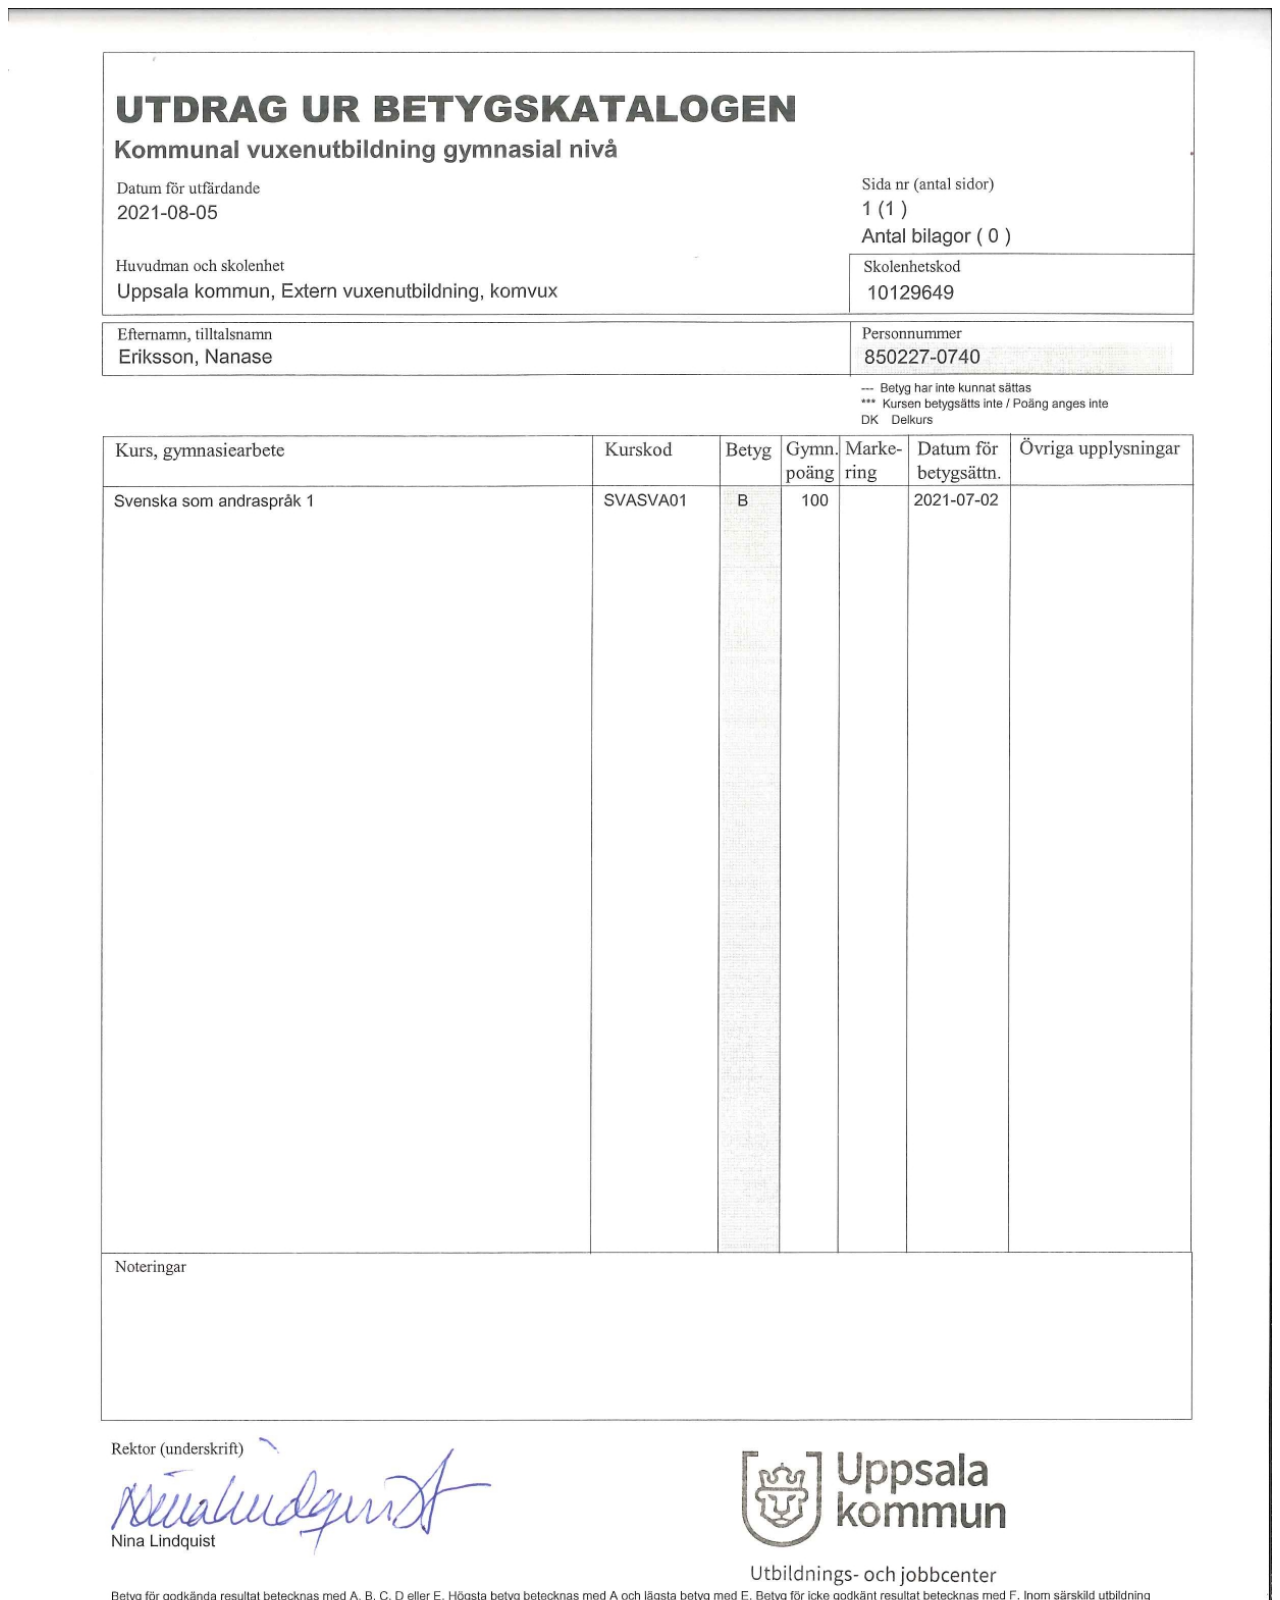
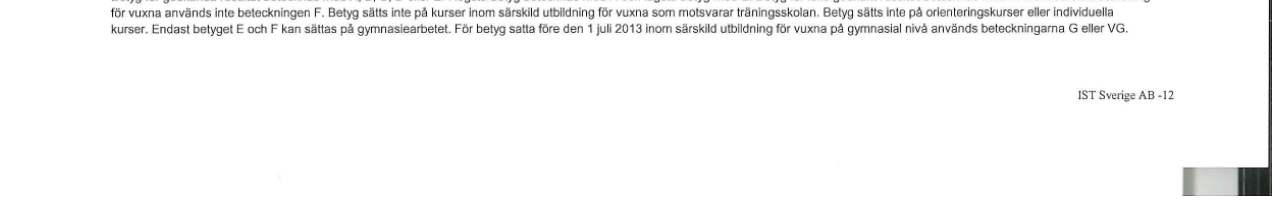
<file: certificate.html>
<!DOCTYPE html>
<html lang="en">
<head>
  <meta charset="UTF-8">
  <meta http-equiv="X-UA-Compatible" content="IE=edge">
  <meta name="viewport" content="width=device-width, initial-scale=1.0">
  <title>Certificate</title>
</head>
<body>
  <img src="./resources/images/certificate/sva1betyg_page-0001.jpg" style="display: block; position: relative; width: 100%; height: auto;" alt="certificate-img">
</body>
</html>
</file>
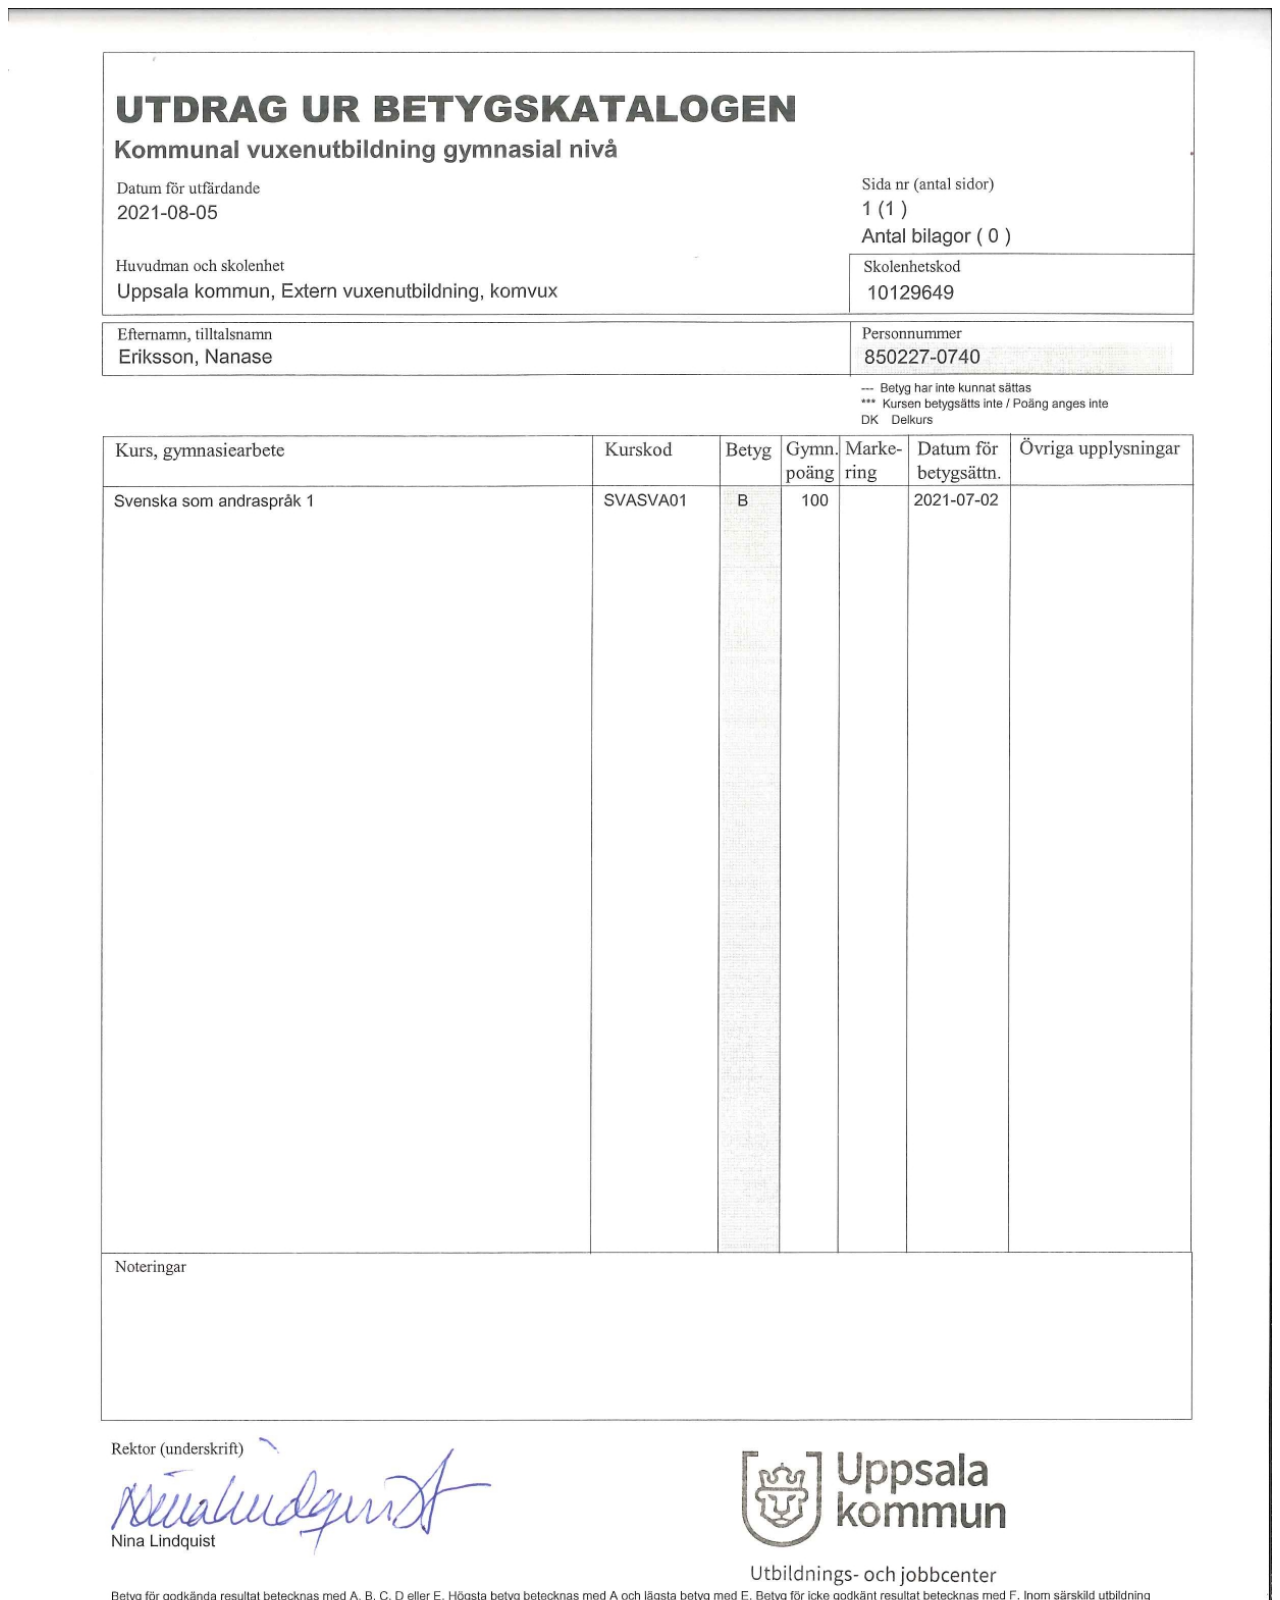
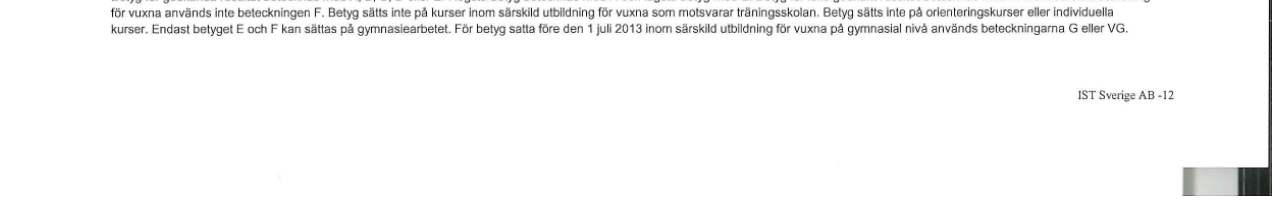
<file: extra pages/certificate.html>
<!DOCTYPE html>
<html lang="en">
<head>
  <meta charset="UTF-8">
  <meta http-equiv="X-UA-Compatible" content="IE=edge">
  <meta name="viewport" content="width=device-width, initial-scale=1.0">
  <title>Certificate</title>
</head>
<body>
  <img src="/resources/images/certificate/sva1betyg_page-0001.jpg" style="display: block; position: relative; width: 100%; height: auto;" alt="certificate-img">
</body>
</html>
</file>
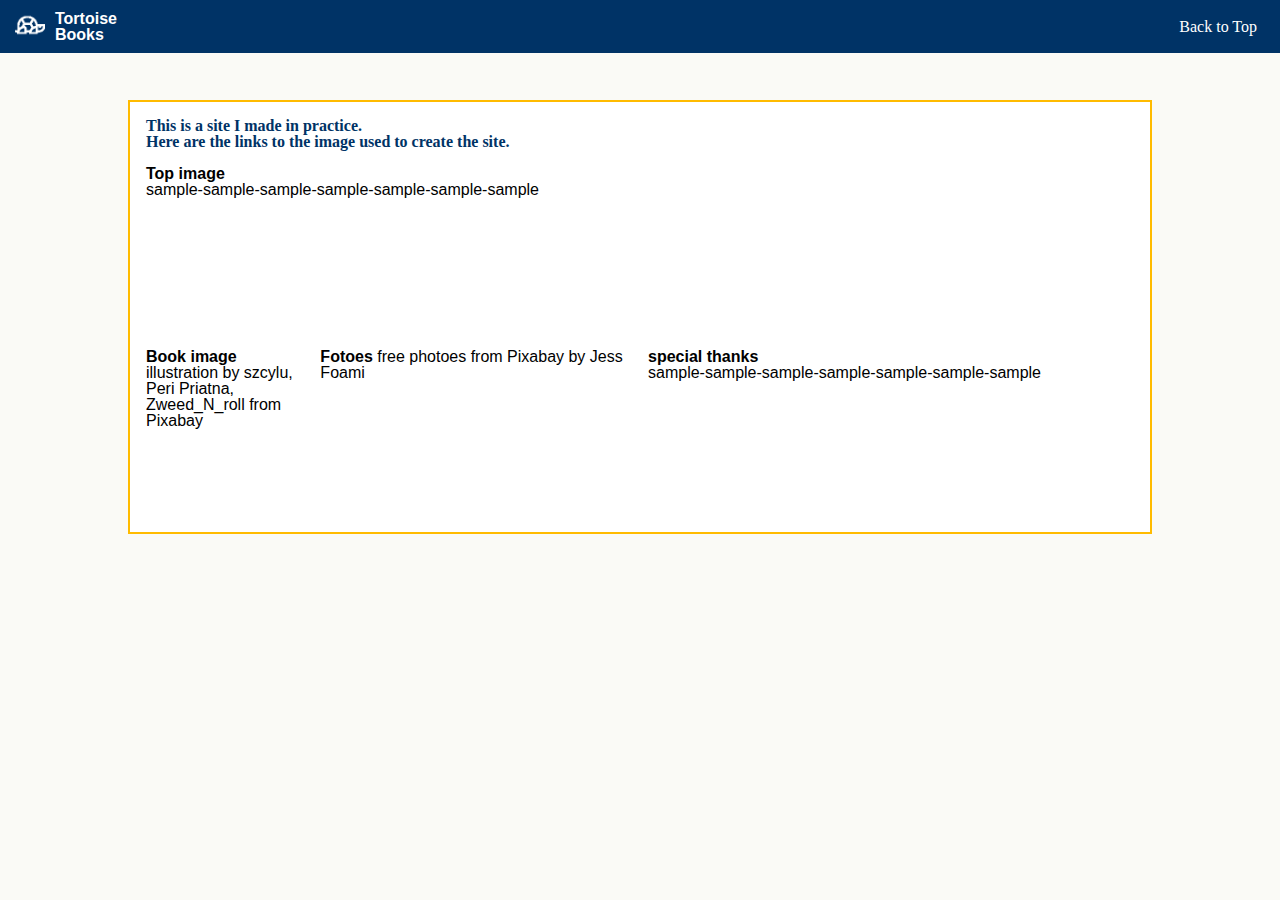
<file: project03/link.html>
<!DOCTYPE html>
<html lang="en">
<head>
  <meta charset="UTF-8">
  <meta http-equiv="X-UA-Compatible" content="IE=edge">
  <meta name="viewport" content="width=device-width, initial-scale=1.0">
  <link rel="stylesheet" href="resources/styles/links.css">
  <title> Company Website | Link</title>
</head>
<body>
  <Header>
    <div class="top-banner">
      <div class="logo">
        <a href="#"><img src="./resources/images/output-onlinepngtools.png"alt="logo-img"></a>
        <a href="#"><h2>Tortoise<br>Books</h2></a>
      </div>
      <nav>
        <ul>
          <li><a href="index.html">Back to Top</a></li>
        </ul>
      </nav>
    </div>
  </Header>

  <div class="center news">
    <h2 class="title">This is a site I made in practice. <br> Here are the links to the image used to create the site. </h2>
    <div class="content">
      <div class="box a">
        <div class="text"><p><strong>Top image</strong>  <br>sample-sample-sample-sample-sample-sample-sample</p>
        </div>

      </div>

      <div class="box b">
        <div class="text"><p><strong>Book image</strong> <br>illustration by szcylu,<br>Peri Priatna,<br>Zweed_N_roll from Pixabay</p></div>
        <div class="text"><p><strong>Fotoes</strong> free photoes from Pixabay by Jess Foami </p></div>
      </div>

      <div class="box c">
        <div class="text"><p><strong>special thanks</strong> <br>sample-sample-sample-sample-sample-sample-sample</p></div>
      </div>
    </div>
  </div>
</body>
</html>
</file>
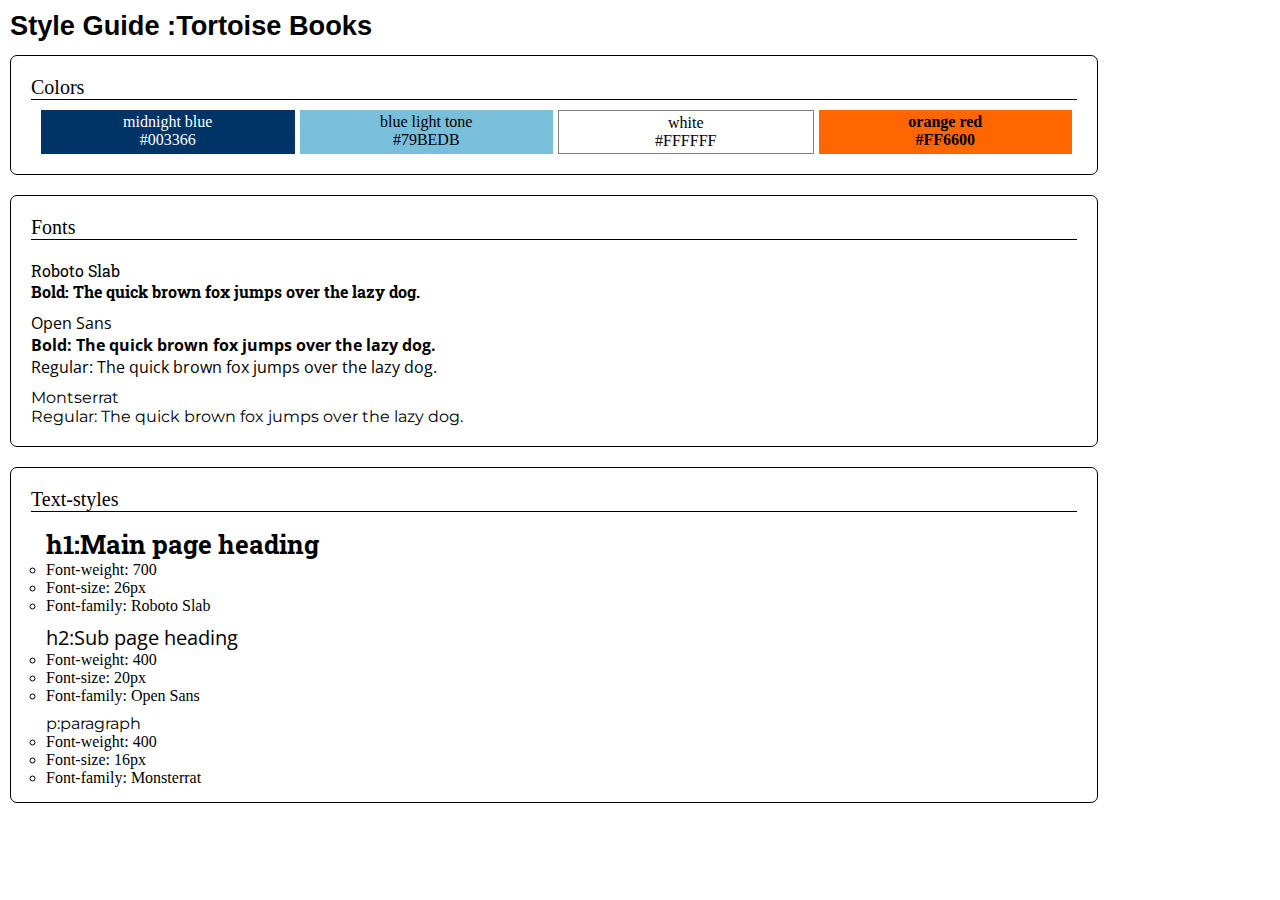
<file: project03/styleguide.html>
<!DOCTYPE html>
<html lang="en">
<head>
  <meta charset="UTF-8">
  <meta http-equiv="X-UA-Compatible" content="IE=edge">
  <meta name="viewport" content="width=device-width, initial-scale=1.0">
  <link rel="stylesheet" href="styleguide.css">
  <link rel="preconnect" href="https://fonts.gstatic.com">
  <link href="https://fonts.googleapis.com/css2?family=Open+Sans:wght@300;400;700&display=swap" rel="stylesheet">
  <link rel="preconnect" href="https://fonts.gstatic.com">
  <link href="https://fonts.googleapis.com/css2?family=Montserrat&family=Roboto+Slab&display=swap" rel="stylesheet">
  <title>Style Guide for website:Tortoise Books</title>
</head>
<body>
  <header>
    <h1>Style Guide :Tortoise Books</h1>
  </header>

  <div class="main-contents">
    <div class="container colors">
      <h2 class="title">Colors</h2>

      <div class="color-box">
        <div class="color mb">midnight blue<br>#003366</div>
        <div class="color mb-r"> blue light tone<br>#79BEDB</div>
        <div class="color wh">white<br>#FFFFFF</div>
        <div class="color or">orange red<br>#FF6600</div>
      </div>

    </div>

    <div class="container fonts">
      <h2 class="title">Fonts</h2>
      <div class="samples">
        <div class="RobotoSlab">
          <h3 class="fontName">Roboto Slab</h3>
          <h3 class="Bold">Bold: The quick brown fox jumps over the lazy dog.</h3>
        </div>

        <div class="OpenSans">
          <h3 class="fontName">Open Sans</h3>
          <h3 class="Bold">Bold: The quick brown fox jumps over the lazy dog.</h3>
          <h3 class="Regular">Regular: The quick brown fox jumps over the lazy dog.</h3>
        </div>

        <div class="Montserrat">
          <h3 class="fontName">Montserrat</h3>
          <h3 class="Regular">Regular: The quick brown fox jumps over the lazy dog.</h3>
          
         </div>

        
        </div>
      </div>
    </div>

    <div class="container text-styles">
      <h2 class="title">Text-styles</h2>
      <div class="styles">
        <div class="main-heading">
          <h1>h1:Main page heading</h1>
          <ul>
            <li>Font-weight: 700</li>
            <li>Font-size: 26px</li>
            <li>Font-family: Roboto Slab</li>
          </ul>
        </div>
        <div class="sub-heading">
          <h2>h2:Sub page heading</h2>
          <ul>
            <li>Font-weight: 400</li>
            <li>Font-size: 20px</li>
            <li>Font-family: Open Sans</li>
          </ul>
        </div>
        <div class="paragraph">
          <p>p:paragraph</p>
          <ul>
            <li>Font-weight: 400</li>
            <li>Font-size: 16px</li>
            <li>Font-family: Monsterrat</li>
          </ul>
        </div>
      </div>
    </div>
  </div>
  
</body>
</html>
</file>
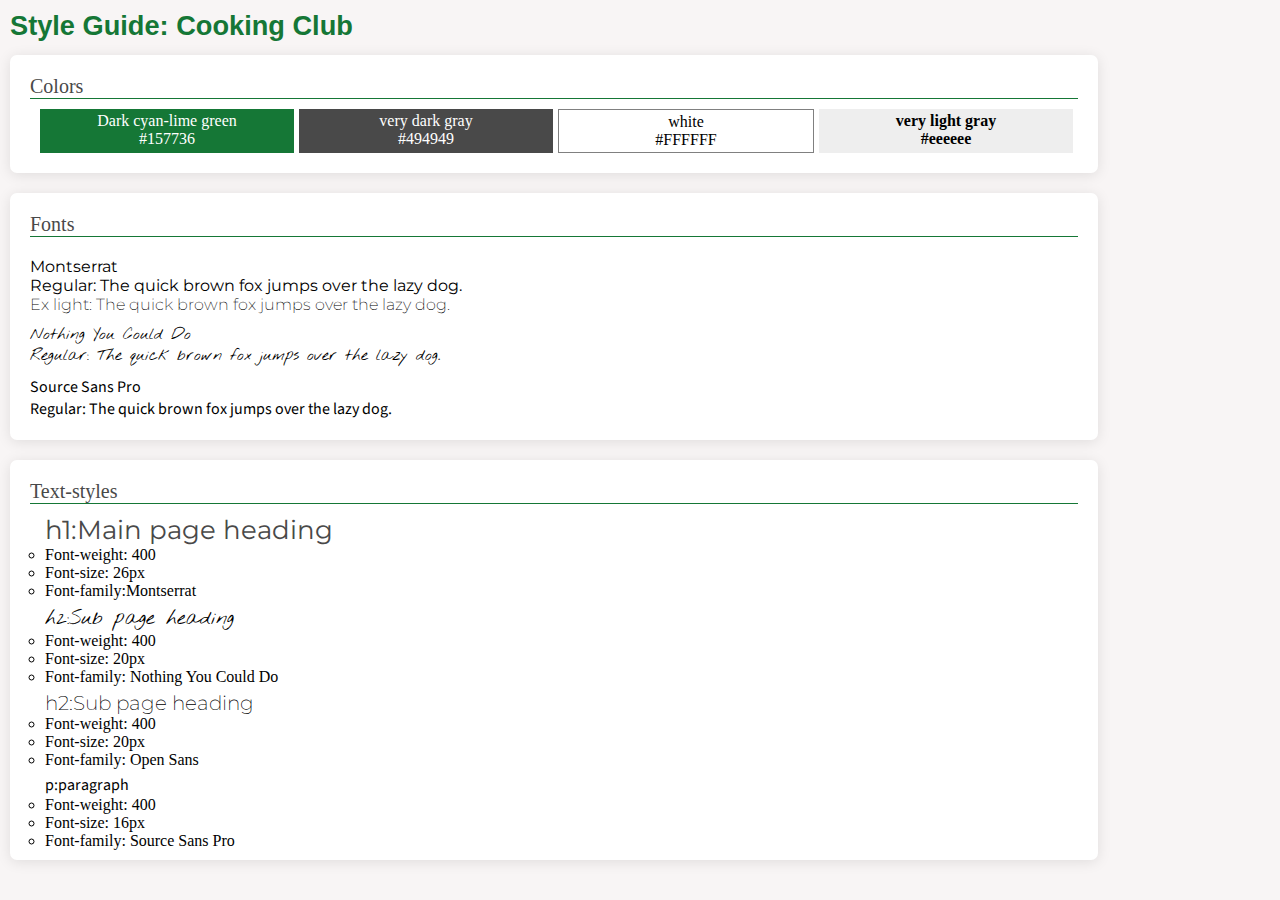
<file: project4/styleguide.html>
<!DOCTYPE html>
<html lang="en">
<head>
  <meta charset="UTF-8">
  <meta http-equiv="X-UA-Compatible" content="IE=edge">
  <meta name="viewport" content="width=device-width, initial-scale=1.0">
  <link rel="stylesheet" href="styleguide.css">
  <link rel="preconnect" href="https://fonts.googleapis.com">
<link rel="preconnect" href="https://fonts.gstatic.com" crossorigin>
<link href="https://fonts.googleapis.com/css2?family=Montserrat:wght@200;400&family=Nothing+You+Could+Do&family=Source+Sans+Pro&display=swap" rel="stylesheet">
  <title>Style Guide for website:Tortoise Books</title>
</head>
<body>
  <header>
    <h1>Style Guide: Cooking Club</h1>
  </header>

  <div class="main-contents">
    <div class="container colors">
      <h2 class="title">Colors</h2>

      <div class="color-box">
        <div class="color mb"> Dark cyan-lime green<br>#157736</div>
        <div class="color mb-r"> very dark gray<br>#494949</div>
        <div class="color wh">white<br>#FFFFFF</div>
        <div class="color or">very light gray<br>#eeeeee</div>
      </div>

    </div>

    <div class="container fonts">
      <h2 class="title">Fonts</h2>
      <div class="samples">

        <div class="Montserrat">
          <h3 class="fontName">Montserrat</h3>
          <h3 class="Regular">Regular: The quick brown fox jumps over the lazy dog.</h3>
          <h3 class="Ex-light">Ex light: The quick brown fox jumps over the lazy dog.</h3>
        </div>

        <div class="NTCD">
          <h3 class="fontName">Nothing You Could Do</h3>
          <h3 class="Regular">Regular: The quick brown fox jumps over the lazy dog.</h3>
          
        </div>
        
        <div class="SourceSP">
          <h3 class="fontName">Source Sans Pro</h3>
          <h3 class="Regular">Regular: The quick brown fox jumps over the lazy dog.</h3>
        </div>
        
        </div>
      </div>
    </div>

    <div class="container text-styles">
      <h2 class="title">Text-styles</h2>
      <div class="styles">
        <div class="main-heading">
          <h1>h1:Main page heading</h1>
          <ul>
            <li>Font-weight: 400</li>
            <li>Font-size: 26px</li>
            <li>Font-family:Montserrat</li>
          </ul>
        </div>
        <div class="sub-heading">
          <h2>h2:Sub page heading</h2>
          <ul>
            <li>Font-weight: 400</li>
            <li>Font-size: 20px</li>
            <li>Font-family: Nothing You Could Do</li>
          </ul>
        </div>

        <div class="sub-heading2">
          <h2>h2:Sub page heading</h2>
          <ul>
            <li>Font-weight: 400</li>
            <li>Font-size: 20px</li>
            <li>Font-family: Open Sans</li>
          </ul>
        </div>
        <div class="paragraph">
          <p>p:paragraph</p>
          <ul>
            <li>Font-weight: 400</li>
            <li>Font-size: 16px</li>
            <li>Font-family: Source Sans Pro</li>
          </ul>
        </div>
      </div>
    </div>
  </div>
  
</body>
</html>
</file>
<file: project0/styles.css>
/* Universal Styles */

* {
  box-sizing: border-box;
  margin: 0;
  padding: 0;
}

body  {
  font-family: Sans-serif;
  font-weight: 400;
  width: 80vw;
  margin: 0 auto;
  min-width: 500px;
  background-color: white;
  color: black;
}

/* Section Styles */

header {
  position: relative;
  top: 10px;
  left: 15px;
  display: block;
  font-weight: 600;
}

main {
  margin: 0 auto;
  min-width: 500px;
}

/* Element & Class Styles */

.colors, 
.fonts,
.text-styles {
  position: relative;
  top: 15px;
  height: auto;
  padding: 0 40px;
  margin-bottom: 15px;
  border: .75px solid black;
  font-weight: 600;
}

.section-name {
  position: relative;
  font-size: 1.5rem; 
  margin: 1rem auto;
  border-bottom: 0.75px solid black;
}

/* Colors */


.castleton-green,
.lightgoldenrod-yellow,
.xanthic,
.goldenrod {
  width: 40%;
  height: 75px;
  display: inline-flex;
  justify-content: space-evenly;
  align-items: center;
  font-family: courier;
  font-size: .85rem;
}

.castleton-green {
  background-color: #005B4A;
  color: white !important ;
}

.lightgoldenrod-yellow {
   background-color: #F5F3CB;
}

.xanthic {
   background-color: #ebee29;
   margin-top: 10px;
   margin-bottom: 10px;
}

.goldenrod {
  background-color: #daa520;
  margin-top: 10px;
  margin-bottom: 10px;
}

/* fonts */

.fonts {
  position: relative;
  display: block;
  height: auto;
}

.raleway,
.courier-prime {
  position: relative;
  display: block;
  margin-left: 20px;
  padding-bottom: 15px;
  line-height: 1.5rem;
}

.title { 
  position: relative;
  display: block;
  font-size: 1rem;
}

.raleway {
  font-family: 'Raleway', sans-serif;
}

.courier-prime{
  font-family: 'Courier Prime', monospace;
}


.w400 {
  font-weight: 400;
}

.w700 {
  font-weight: 700;
}

.italic {
  font-weight: 400;
  font-style: italic;
}

/* text-styles */

.text-styles {
  display: block;
  padding: 10px auto;
  margin-bottom: 15px;
}

.text-styles div {
margin-bottom: 15px;
}

.biggest {
  border: none;
  font-size: 26px;
  font-weight: 700;
  font-family: 'Courier Prime', monospace;
  
}

.middle {
  font-size: 20px;
  font-family: 'Raleway', sans-serif;
  margin-top: 5px;
  font-weight: 700;
}

.paragraph {
  font-size: 14px;
  font-family: 'Raleway', sans-serif;
  margin-top: 5px;
  font-weight: 400;
}

.caption {
  font-size: 12px;
  font-family: 'Raleway', sans-serif;
  margin-top: 5px;
  font-weight: 400;
  font-style: Italic;
}

.text-styles ul{
  position: relative;
  display: block;
  left: 15px;
  font-weight: 400;
  font-family: sans-serif;
  font-size: 14px;
  line-height: 14px;
}
</file>
<file: project03/resources/styles/styles.css>
/* universal styles */
* {
  margin: 0;
  padding: 0;
  box-sizing: border-box;
  font-size: 100%;
  font-family: 'Open Sans', sans-serif;
}

body {
  font-size: 16px;
  background-color: #fafaf6;
  width: 100%;
  padding: 0;
}

h1 {
  font-size: 1.625rem;
}

h2 {
  font-size: 1.25rem;
}

p {
  font-size: 1rem;
}

a, h1, h2, p, li {
  display: block;
  line-height: 1;
  text-decoration: none;
  list-style: none;
}

.img {
  width: 100%;
}

.center {
 text-align: center;
 margin: 0 auto;
}

.wrap {
  margin: 0 15%;
}

a:hover {
 border-bottom:solid .5px #fab906;
}

.title {
 color: #363636;
 text-align: center;
 font-family: 'Roboto Slab', serif;
 font-size: 1rem;
 margin-bottom: 1rem;
}

/* header */
header {
  width: 100%;
  display: flex;
  flex-flow: column;
}

/* main */


/* section & styles */

.top-banner {
  position: fixed;
  top: 0;
  left: 0;
  padding: 10px 15px;
  width: 100%;
  display: inline-flex;
  justify-content: space-between;
  align-items: center;
  z-index: 10;
  background-color: #003366;
}

.logo {
  flex: 1;
  display: inline-flex;
  align-items: center;
}

.logo img {
  width: 30px;
}

.logo h2 {
  margin-left: 10px;
  color: #ffffff;
  font-size: 1rem;
}

nav {
  margin-left: 1rem;
}

nav ul{
  width: 100%;
  display: inline-flex;
  justify-content: space-around;
}

nav a {
  color: #ffffff;
  font-family: 'Roboto Slab';
  margin: 0 .5rem;
}

nav a:hover {
  font-weight: 300;
  color: #ffbb00;
  /* transition: 15s; */
}

.container {
 position: relative;
 width: 100%;
 top: 50px;
 height: 300px;
 background: url('../images/under-the-sea-pattern.jpg');
 background-size: cover;
 background-position:50%;
 align-items: center;
}

.container::after {
  content:'';
  background-color: rgba(23, 221, 247, 0.8);
  position: absolute;
  top: 0;
  left: 0;
  right: 0;
  bottom: 0;
}

.storeName {
  height: auto;
  width: 60vw;
  position: relative;
  top: 50px;
  display: flex;
  z-index:1;
  flex-direction: column;
  align-content: center;
  text-align: center;
  padding: 1rem;
  background-color: rgba(255, 255, 255, 0.5);
}

.storeName h1 {
  font-size: 2rem;
  font-family: 'Open Sans', sans-serif;
  font-weight: 700;
  color: #003366;
}

.storeName p {
  margin-top: 1rem;
  font-family: 'Montserrat', sans-serif;
  color: #444444;
  font-weight: 400;
  line-height: 1.3;
}

@media only screen and (max-width:670px){
.storeName {
  width: 85vw;
}
.storeName p {
  font-size: .8rem;
  font-weight: 700;
}
}

/* news */

.news {
  position: relative;
  display: flex;
  flex-direction: column;
  text-align: center;
  height: auto;
  background-color: #003366;
  border: solid 2px #ffbb00;
  padding: 1rem;
  margin-bottom: 2rem;
  width: 80vw;
  min-width: 370px;
}

.news>.title,
.news-title {
  color: #ffffff;
}

.content {
 display: flex;
 flex-direction: column;
 align-items: center;
}

.topic-top {
 width: 100%;
 height: 250px;
}

.box {
  display: inline-flex;
  justify-content: center;
  align-items: center;
  padding: 1rem;
}

.a img{
  height: 200px;
  margin: 0 10px;
}

.a>.text-box {
  grid-area: 1 / 2 / 2 / 3;
  height: 100%;
  padding: 1rem;
}

.text-box p {
  line-height: 1.6;
  text-align: left;
  font-style: .8rem;
  color: #fafaf6;
}


.topic-under {
  display: grid;
  grid-template-rows: 1fr;
  grid-template-columns: repeat(2, 1fr);
  grid-column-gap: 8px;
}

.b img, 
.c img{
  height: 170px;
  width: auto;
  margin: 0 .5rem;
}

.b>.text-box,
.c>.text-box
 {
  height: 100%;
}

.date p,
.description p{
  font-size: .7rem;
}

@media only screen and (min-width: 900px) {
  .news {
    width: 70vw;
  }
}

@media only screen and (max-width: 700px) {
  .topic-under {
    display: grid;
    grid-template-rows: repeat(2, 1fr);
    grid-template-columns: 1fr;
    grid-column-gap: 8px;
    width: 100%;
    
  }

  .box{
    display: inline-flex;
    justify-content: flex-start;
  }

  .b img, 
  .c img{
    height: 150px;
    width: auto;
    margin-right: 2rem;
    align-items: left;
  }

  .description {
    display: none;
  }
}

@media only screen and (max-width: 600px) {
  #author-img {
    display: none;
  }
}

/* bookslist */
.bookList {
  position: relative;
  top: 2rem;
  width: 100%;
  height: auto;
  display: flex;
  flex-direction: column;
}

.list {
  position: relative;
  top: 2rem;
  display: flex;
  flex-wrap: wrap;
  padding: 10px;
  justify-content: space-evenly;
}

.book-img img {
  border: .3px solid lightgray;
  width: 100px;
  margin: 1.3rem 1rem;
}

.book-info {
  text-align: left;
  width: 120px;
  height: auto;
  padding: 5px;
}

.book-info p {
  font-family: 'Montserrat', sans-serif;
  font-size: .8rem;
  color: #444444;
  line-height: 1.5;
}

.book-title {
  font-weight: 700;
}


.link {
  position: relative;
  top: 2rem;
  width: 150px;
  margin: 0 auto;
}

.link a {
  color: #444444;
}

/* Members */

.member {
  position: relative;
  top: 5rem;
  width: 90vw;
  height: auto;
  display: flex;
  flex-direction: column;
  margin: 2rem auto;
}

.member-list {
  position: relative;
  display: flex;
  flex-wrap: wrap;
  justify-content: center;
  align-content: space-around;
  width: 90%;
  height: auto;
  margin: 2rem auto;
  color: #3a3935;
}

.member-img {
  margin: .8rem;
  width: 130px;
  height: auto;
  overflow: hidden;
}

.member-img img {
  width: 100%;
  height: auto;
  margin-bottom: 1rem;
}

.member-img p {
  line-height: 1.5;
}

/* Info */
.info {
  height: auto;
  display: flex;
  z-index: 5;
  position: relative;
  align-items: center;
  top: 30px;
  width: 100%;
}

.info-box {
  flex: 1 1;
  background-color: #95dcec;
  padding: 1.5rem;
  color: #3a3935;
  margin: 0 1rem;
  height: 10rem;
  display: flex;
  flex-flow: column wrap;
  justify-content: space-around;
}

.info-box a {
  color: #3a3935;
  width: min-content;
  margin: 5px auto;
}

.info-box a:hover {
  border-bottom:solid .5px #fab906;
}


/* footer */
footer {
  position: relative;
  top: 0px;
  display: flex;
  background-color: #003366;
  padding: .75rem;
  height: auto;
  justify-content: center;
}

footer p {
  margin-top: 60px;
  font-size: .7rem;
  color: #fafaf6;
}
</file>
<file: project1/resources/css/styles.css>
* {
  box-sizing: border-box;
}

body {
  background-color: white;
  padding: 0;
  margin: 0 auto;
  border: 0px;
  font-family: 'Raleway', sans-serif;
}

.banner {
  display: inline-flex;
  justify-content: space-evenly;
  position: fixed;
  top: 0;
  margin: 0 auto;
  width: 100%;
  max-height: 70px;
  min-height: 50px;
  background-color: #005B4A;
  z-index: 2;
  opacity: 70%;
}

.banner h2 {
  display: block;
  margin: 10px 20px;
  color: white;
}



nav li{
  display: inline-block;
  padding: 10px auto;
  margin-right: 20px;
  font-weight: 600;
}

nav a {
  text-decoration: none;
  color: white;
}

nav a:hover {
  color: #ebee29;
  text-decoration: none;
}

header {
  position: relative;
  top: 70px;
  height: 500px;
  max-width: 800px;
  min-width: 400px;
  overflow: hidden;
  margin: 0 auto;
} 

.image-cat {
  position: relative;
  width: 100%;
  height: auto;
  margin: 0 auto;
  z-index: 0;
}

header img {
  position: absolute;
  display: block;
  padding-bottom: 100px;
  height: auto;
  width: 100%;
}

.head-text {
  position: absolute;
  display: flex;
  justify-content: center;
  bottom: 0;
  width: 100%;
  height: 20%;
  padding: 5px 10px;
  z-index: 1;
  background-color: white;
  opacity: 75%;
}

.head-text h2, p{
  color: black;
  width: 300px;
  font-size: 1.2rem;
  font-family: 'Raleway', serif;
}

.head-text span{
  font-weight: 800;
  font-size: 1.5rem;
  color: black;
  font-family: 'Chango', sans-serif;
}



main {
  position: relative;
  top: 100px;
  height: auto;
  width: 80%;
  margin: 0 auto;
  z-index: 0;
  max-width: 600px;
  min-width: 400px;
  border: 0px;
  font-family: 'Raleway', sans-serif;
}

.info {
  position: relative;
  display: block;
  height: auto;
  margin-bottom: 20px;
  color: gray;
  font-family: serif;
  text-align: center;
  border-top: .75px solid gray;
  border-bottom: .75px solid gray;
}

.opening-hours, .adress {
  display: inline-block;
  top: 0;
  margin: 10px 10px;
  min-width: 200px;
  width: 45%;
  height: 60%;
  vertical-align: top;
} 



.info h2 {
  margin: 10px auto;
  line-height: 1.5rem;
  color: black;
}

.info h3 {
  display: block;
  line-height: 1.5rem;
}

.adress p {
  display: block;
  font-family: serif;
  font-weight: 600px;
  width: auto;
}

.info button {
  background-color:darkgoldenrod;
  color: white;
  font-family: Sans-serif;
  font-weight: 600;
  padding: 5px 10px;
  border: 1px solid darkgoldenrod;
  border-radius: 5%;
  margin: 5px auto;
} 

.book {
  position: relative;
  display: inline-block;
  height: 150px;
  width: 70%;
  padding-top: 25px;
  padding-bottom: 20px;
  border-top: .75px solid gray;
  font-family: serif;
}

.book h2 {
  display: block;
  color:coral;
  margin: 0 auto;
  padding: 10px 40px;
  width: auto;
 
}

.info button:hover{
  background-color: cadetblue;
  border: 1px solid cadetblue;
  color: black;
}

.gallery {
  position: relative;
  display: block;
  margin: 15px auto 25px auto;
  height: auto;
  width: 100%;
  border-bottom: .75px solid gray;
}

.gallery h2 {
  display: block;
  margin: 0 auto;
  color: black;
  width: 100%;
  text-align: center;
  font-family: 'Raleway', serif;
}

.cat-images {
  position: relative;
  display: inline-flex;
  justify-content: space-around;
  align-items: center;
  height: 300px;
  width: 100%;
}

.cat-images img{
  display: block;
  width: 150px;
  height: 150px;
  border-radius: 45%;
}

.cat-images h3 {
  position: relative;
  display: block;
  font-family: sans-serif;
  text-align: center;
  color: gray;
}

.gallery a {
  position: absolute;
  display: block;
  bottom: 10px;
  width: 100%;
  text-align: right;
  padding: 0 40px;
  text-decoration: none;
  color: gray;
  font-size: 1rem;
}

.gallery a:hover {
  color: orangered;
}


.about {
  position: relative;
  display: inline-flex;
  justify-content: space-evenly;
  height: 230px;
  width: 100%;
  border-bottom: 1px solid gray; 
}

.meny, .drink {
  position: relative;
  width: 45%;
  overflow: hidden;
}

.meny img, .drink img{
  position: relative;
  display: inline-block;
  height: 200px;
  margin: 0 auto;
  z-index: 1;
}

.meny h2, .drink h2 {
  position: absolute;
  display: block;
  width: 43%;
  top: 0px;
  left: 10px;
  text-align: left;
  color: white;
  z-index: 2;
  font-size: 1.7rem;
}

.last-line {
  display: inline-block;
  height: 170px;
  width: 80%;
  margin: 0 auto;
}

.last-line {
  position: relative;
  display: inline-flex;
  justify-content: space-evenly;
  top: 30px;
  width: 100%;
  text-align: center;
  font-family: sans-serif;
}

.last-line a {
  text-decoration: none;
  color: gray;
  font-size: 1.5rem;
}

footer { 
  position: fixed;
  bottom: 0;
  width: 100%;
  text-align: center;
  font-size: .5rem;
  z-index: 2;
  color: white;
  background-color: #005B4A;
  opacity: 60%;
}
</file>
<file: project2/resources/css/styles.css>
/* Universal styles */
* {
  margin: 0;
  padding: 0;
  box-sizing: border-box;
}

*,
*:before,
*:after {
  box-sizing: inherit;
}

body {
  font-family: Helvetica, sans-serif;
  background-color: black;
  opacity: 0.9;
  font-size: 22px;
  color: seashell;
}

/* Section styles */
nav {
  position: fixed;
  top: 0;
  width: 100%;
  height: 69px;
  background-color: black;
  display: flex;
  border-bottom: 1px solid seashell;
  justify-content: space-between;
  align-items: center;
  z-index: 1;
}

header {
  position: relative;
  width: 1200px;
  height: 700px;
  margin: 0 auto;
  background-image: url("../img/img-mission-background.jpg");
}

main {
  position: relative;
  margin: 30px auto;
}

footer {
  display: block;
  width: 100%;
}

/* Element & Class styles*/

/* nav */
nav img{
  display: block;
  height: 50px;
  margin-left: 10px;
  align-content: center;
}

nav ul {
 display: inline-flex;
 margin: 0 10px;
 align-items: center;
}

nav li {
  list-style: none;
  margin-left: 20px;
}

nav a {
  text-decoration: none;
  color: seashell;
  border-bottom: 1px solid seashell;
}

/* header */
.our-mission {
  position: relative;
  display: fixed;
  top: 350px;
  background-color: black;
  text-align: center;
  padding: 10px 0;
  z-index: 1;
}


/* Featured Tea */
.featured-tea {
  position: relative;
  display: flex;
  flex-direction: column;
  text-align: center;
  line-height: 3rem; 
  width: 1000px;
  height: auto;
  margin: 0 auto;
}

.featured-tea h4 {
  padding-top: 0;
  padding-bottom: 1rem;
}

.tea-list {
  display: flex;
  flex-wrap: wrap;
  justify-content: 
  center;
  margin-bottom: 10px;
}

.tea {
  /* height: 200px; */
  display: flex;
  flex-direction: column;
  width: 300px;
  margin-right: 20px;
}

.tea h4 {
  display: block;
  position: relative;
  bottom: 0;
}

.tea img {
  height: auto;
  width: 100%;
  margin-bottom: 10px;
}

/* locations */

.locations {
  position: relative;
  top: 50px;
  display: flex;
  flex-direction: column;
  height: 500px;
  width: 1200px;
  margin: 0 auto;
  overflow: hidden;
  justify-content: center;
  background-image: url("../img/img-locations-background.jpg");
}

.locations h2 {
  position: relative;
  display: block;
  bottom: 15px;
  width: 100%;
  text-align: center;
}

.loc-list {
  display: inline-flex;
  justify-content: space-around;
  align-items: center;
  width: 980px;
  margin: 0 auto;
}

.loc {
  height: 300px;
  width: 300px;
  /* border: 1px solid red; */
  display: flex;
  flex-direction: column;
  justify-content: space-around;
  align-items: center;
  background-color: black;
  opacity: 1;
}

.adress {
  line-height: 4rem;
  text-align: center;
  margin: 0 5px;
  /* border: 1px solid red; */
}

/* footer */
footer div {
  height: 200px;
  display: flex;
  flex-flow: column nowrap;
  text-align: center;
  justify-content: space-around;
  padding: 10px 0;
}

.credit {
  display: flex;
  justify-content: left;
  align-items: center;
}
</file>
<file: project3/resources/styles/styles.css>
/* universal styles */
* {
  margin: 0;
  padding: 0;
  box-sizing: border-box;
  font-size: 100%;
  font-family: 'Open Sans', sans-serif;
}

body {
  font-size: 16px;
  background-color: #fafaf6;
  width: 100%;
  padding: 0;
}

h1 {
  font-size: 1.625rem;
}

h2 {
  font-size: 1.25rem;
}

p {
  font-size: 1rem;
}

a, h1, h2, p, li {
  display: block;
  line-height: 1;
  text-decoration: none;
  list-style: none;
}

.img {
  width: 100%;
}

.center {
 text-align: center;
 margin: 0 auto;
}

.wrap {
  margin: 0 15%;
}

a:hover {
 border-bottom:solid .5px #fab906;
}

.title {
 color: #363636;
 text-align: center;
 font-family: 'Roboto Slab', serif;
 font-size: 1rem;
 margin-bottom: 1rem;
}

/* header */
header {
  width: 100%;
  display: flex;
  flex-flow: column;
}

/* main */


/* section & styles */

.top-banner {
  position: fixed;
  top: 0;
  left: 0;
  padding: 10px 15px;
  width: 100%;
  display: inline-flex;
  justify-content: space-between;
  align-items: center;
  z-index: 10;
  background-color: #003366;
}

.logo {
  flex: 1;
  display: inline-flex;
  align-items: center;
}

.logo img {
  width: 30px;
}

.logo h2 {
  margin-left: 10px;
  color: #ffffff;
  font-size: 1rem;
}

nav {
  margin-left: 1rem;
}

nav ul{
  width: 100%;
  display: inline-flex;
  justify-content: space-around;
}

nav a {
  color: #ffffff;
  font-family: 'Roboto Slab';
  margin: 0 .5rem;
}

nav a:hover {
  font-weight: 300;
  color: #ffbb00;
}

.container {
 position: relative;
 width: 100%;
 top: 50px;
 height: 300px;
 background: url('../images/under-the-sea-pattern.jpg');
 background-size: cover;
 background-position:50%;
 align-items: center;
}

.container::after {
  content:'';
  background-color: rgba(23, 221, 247, 0.8);
  position: absolute;
  top: 0;
  left: 0;
  right: 0;
  bottom: 0;
}

.storeName {
  height: auto;
  width: 60vw;
  position: relative;
  top: 50px;
  display: flex;
  z-index:1;
  flex-direction: column;
  align-content: center;
  text-align: center;
  padding: 1rem;
  background-color: rgba(255, 255, 255, 0.5);
}

.storeName h1 {
  font-size: 2rem;
  font-family: 'Open Sans', sans-serif;
  font-weight: 700;
  color: #003366;
}

.storeName p {
  margin-top: 1rem;
  font-family: 'Montserrat', sans-serif;
  color: #444444;
  font-weight: 400;
  line-height: 1.3;
}

@media only screen and (max-width:670px){
.storeName {
  width: 85vw;
}
.storeName p {
  font-size: .8rem;
  font-weight: 700;
}
}

@media only screen and (min-width: 1000px) {
  .wrap {
    margin: 0 20%;
  }
}

/* news */

.news {
  position: relative;
  display: flex;
  flex-direction: column;
  text-align: center;
  height: auto;
  background-color: #003366;
  border: solid 2px #ffbb00;
  padding: 1rem;
  margin-bottom: 2rem;
  width: 80%;
  min-width: 370px;
  max-width: 900px;
}

.news>.title,
.news-title {
  color: #ffffff;
}

.content {
 display: flex;
 flex-direction: column;
 width: 90%;
 margin: 0 auto;
}

.topic-top {
 width: 100%;
 height: auto;
 border-bottom: .7px solid #FFFFFF;
}

.box {
  display: inline-flex;
  align-items: center;
  justify-content: center;
  padding: 1rem;
}

.a img{
  height: 200px;
  margin: 0 10px;
}

.text-box p {
  line-height: 1.6;
  text-align: left;
  font-style: .8rem;
  color: #fafaf6;
}

.text-box>a:hover {
  border: 0px;
  background-color: #284969;
}


.topic-under {
  display: grid;
  grid-template-rows: 1fr;
  grid-template-columns: repeat(2, 1fr);
  grid-column-gap: 8px;
}

.b img, 
.c img{
  height: 170px;
  width: auto;
  margin: 0 .5rem;
}

.b>.text-box,
.c>.text-box
 {
  height: 100%;
}

.date p,
.description p{
  font-size: .7rem;
}

@media only screen and (min-width: 900px) {
  .content {
    padding: 0 5%;
  }

  .b>.text-box,
  .c>.text-box {
    height: 100%;
    width: 150px;
  }
  
}

@media only screen and (max-width: 750px) {
  
  .topic-under {
    grid-template-rows: repeat(2, 1fr);
    grid-template-columns: 1fr;
    width: 100%;
    grid-column-gap: 5px;
  }

  .box{
    display: inline-flex;
    justify-content: flex-start;
  }

  .b img, 
  .c img{
    height: 120px;
    width: auto;
    margin-right: 2rem;
    align-items: left;
  }

  .description {
    display: none;
  }
}

@media only screen and (max-width: 600px) {
  .topic-top {
    border-bottom: none;
  }

  #author-img {
    display: none;
  }
}

/* bookslist */
.bookList {
  position: relative;
  top: 2rem;
  width: 100%;
  height: auto;
  display: flex;
  flex-direction: column;
}

.list {
  position: relative;
  top: 1rem;
  display: flex;
  flex-wrap: wrap;
  padding: 10px;
  justify-content: space-evenly;
  max-width: 700px;
}

.subtitle p {
  color: #c2c0c0;
}

.book-img img {
  border: .3px solid lightgray;
  width: 100px;
  margin: 1.3rem .7rem;
}

.book-img a:hover {
  border: none;
}

.book-info {
  text-align: left;
  width: 110px;
  height: auto;
  padding-top: 5px;
}

.book-info p {
  font-family: 'Montserrat', sans-serif;
  font-size: .8rem;
  color: #444444;
  line-height: 1.5;
  padding-left: .5rem;
}

.book-title {
  font-weight: 700;
}


.link {
  position: relative;
  top: 3rem;
  width: 150px;
  margin: 0 auto;
}

.link a {
  color: #444444;
}

/* Members */

.member {
  position: relative;
  top: 6rem;
  width: 90vw;
  height: auto;
  display: flex;
  flex-direction: column;
  margin: 2rem auto;
}

.member-list {
  position: relative;
  display: flex;
  flex-wrap: wrap;
  justify-content: center;
  align-content: space-around;
  width: 90%;
  height: auto;
  margin: 2rem auto;
  color: #3a3935;
}

.member-img {
  margin: .8rem;
  width: 130px;
  height: auto;
  overflow: hidden;
}

.member-img img {
  width: 100%;
  height: auto;
  margin-bottom: 1rem;
}

.member-img p {
  line-height: 1.5;
}

/* Info */
.info {
  height: auto;
  display: flex;
  z-index: 5;
  position: relative;
  align-items: center;
  top: 30px;
  width: 100%;
}

.info-box {
  flex: 1 1;
  background-color: #cfe7ec;
  padding: 1.5rem;
  color: #3a3935;
  font-family: 'Roboto', sans-serif;
  margin: 0 1rem;
  height: 10rem;
  display: flex;
  flex-flow: column wrap;
  justify-content: space-around;
  max-width: 900px;
}

.info-box p {
  font-family:'Montserrat', sans-serif;
}

.info-box a {
  color: #3a3935;
  width: min-content;
  margin: 5px auto;
}


/* footer */
footer {
  position: relative;
  top: 0px;
  display: flex;
  flex-direction: column; 
  background-color: #003366;
  padding: .75rem;
  height: auto;
  justify-content: center;
  color: #fafaf6;
}

footer p {
  margin-top: 60px;
  font-size: .7rem;
  text-align: center;
}

.credit{
  margin-top: 10px;
  font-size: .7rem;
  line-height: 1;
}
</file>
<file: project4/resources/style.css>
/* universal styles */

* {
  margin: 0;
  padding: 0;
  box-sizing: border-box;
  font-size: 100%;
  font-family: 'Open Sans', sans-serif;
}

body {
  font-size: 16px;
  background-color: #fafaf6;
  width: 100%;
  padding: 0;
  min-width: 320px;
}

h1 {
  font-size: 2rem;
  font-family: 'Monsterrat', sans-serif;
  font-weight: 200;
}

h2 {
  font-size: 1.75rem;
  font-family: 'Montserrat', sans-serif;
  font-weight: 400;
}

h3 {
  font-size: 1.625rem;
  font-family: 'Nothing You Could Do', serif;
  line-height: 1;
}

h4 {
  font-size: 1.4rem;
  font-family: 'Source Sans Pro';
  font-weight: 200;
  line-height: 1.5;
}

p {
  font-size: 1.2rem;
  font-family: 'Source Sans Pro';
}

a, h1, h2, h3, h4, p, li {
  display: block;
  line-height: 1;
  text-decoration: none;
  list-style: none;
}


.img {
  height: 100%;
  width: 100%;
  overflow: hidden;
}

.center {
 text-align: center;
 margin: 0 auto;
}

a {
  color: #ffffff;
}

a:hover {
  color: white;
  border-bottom: .5px solid #ffffff;
}

.grid {
  display: grid;
}

/* header */
header {
  width: 100%;
}

.banner {
  height: 55px;
  position: fixed;
  width: 100%;
  top: 0;
  left: 0;
  background: #20aa4e;
  display: inline-flex;
  justify-content: space-between;
  align-items: center;
  align-content: center;
  padding: 5px 8%;
  z-index: 10;
  border-bottom: 1px solid #51c276;
}

.logo img {
  height: 25px;
  width: auto;
  margin: 3px;
}

nav ul{
  margin: 5px 20px;
  display: inline-flex;
  justify-content: space-evenly;
  align-items: center;
  font-size: 1.3rem;
}

nav li {
  margin: 0 10px;
  font-family: 'Montserrat', sans-serif;
  font-weight: 200;
  color: #ffffff;
}


.container{
  position: relative;
  width: 100%;
  top: 55px;
  height: 300px;
  background: url('../resources/images/food-1898194_1920-l-resized.jpg');
  background-size: cover;
  background-position: center;
  align-items: center;
  z-index: 0;
}

.overview {
  height: auto;
  width: 50%;
  position: relative;
  top: -190px;
  color: #ffffff;
}

.overview h2 {
  margin-bottom: 1rem;
}

.overview h3 {
  margin-bottom: .3rem;
}

.overview p {
  line-height: 1.4;
}

@media only screen and (max-width: 500px) {
  .banner {
    width: 100%;
    padding: 5px;
    justify-content: space-evenly;
  }

  

  .container {
    height: 200px;
  }

  .top-image {
    height: 230px;
  }

  .overview {
    top: -110px;
  }

  .overview p {
    display: none;
  }

  nav ul {
    margin: 5px .5rem;
    font-size: 1rem;
  }
}

@media only screen and (min-width: 800px) {
  .banner {
    height: 55px;
    padding: 5px 30%;
  }

  .container {
    top: 30px;
  }


}

/* main */

main {
  position: absolute;
  top: 365px;
  display: grid;
  width: 100%;
  height: auto;
  grid-template-columns: 3fr auto;
  grid-template-rows: 450px 230px;
  margin: 0 auto;
}

#event {
  grid-column: 1 / 2;
  grid-row: 1 / 2; 
  padding:3%;
  margin: 1rem;
}

#contact {
  grid-column: 2 / 3;
  grid-row: 1 / 2; 
  padding:5%;
  margin: 1rem;
}

#review {
  grid-column: 1 / 3;
  grid-row: 2 / 3; 
  display: inline-flex;
  padding: 0 5%;
  margin: 1.5rem 1rem;
}

.box {
 box-shadow: 0 2px 14px 0 rgb(0 0 0 / 10%);
 display: flex;
 flex-direction: column;
}

@media only screen and (max-width: 790px) {
  main {
    height: 1200px;
    grid-template-columns: 1fr ;
    grid-template-rows: 3fr 2fr 1fr;
    margin: 0;
  }

  #event {
    grid-column: 1 / 2;
    grid-row: 1 / 2; 
    padding: 0;
    margin: 0;
  }
  
  #contact {
    grid-column: 1 / 2;
    grid-row: 2 / 3; 
    padding: 1rem;
    margin: 1rem 0;
  }
  
  #review {
    grid-column: 1 / 2;
    grid-row: 3 / 4; 
    display: flex;
    flex-direction: column;
    padding: 0;
    margin: 0;
  }

  #review h3 {
    font-size: 1.2rem;
  }

  .text {
    margin-bottom: .5rem;
    padding: 0px;
  }

  
}

@media only screen and (max-width:500px) {
  main {
    top: 270px;
    height: 270px;
    margin: 0;
  }
}

/* sections */

/* event */
.text {
  display: inline-flex;
  align-items: center;
  margin-bottom: 1rem;
  padding: 5px;
  width: 100%;
}

.info {
  width: 60%;
  color: #9c9b9b;
  margin-left: 1rem;
}

.info h2,
.date,
.level {
  color: #494949;
  line-height: 1.3;
}

.imgContainer {
  height: 100px;
  width: auto;
  margin: .5rem;
}


.imgContainer img {
  height: 100px;
  width: 200px;
  min-width: 100px;
  object-fit: cover;
}


/* Contact */
.lead-form {
  font-synthesis: 1rem;
}

form {
  width: 80%;
  margin: 0 auto;
  display: flex;
  flex-direction: column;
  align-items: center;
}

.item {
  overflow: hidden;
  margin-bottom: 1rem;
  color: #494949;
}

.label {
  margin-right: 1rem;
  width: 100px;
}

.inputs {
  width: 100%;
}

input[type="text"], input[type="email"] {
  border: 1px solid #9c9b9b;
  border-radius: 5px;
  padding: .8rem;
  font-size: .8rem;
}

textarea {
  border: 1px solid #9c9b9b;
  border-radius: 5px;
  padding: .8rem;
  height: 70px;
  font-size: .8rem;
}

.btn-area {
  text-align: center;
}

input[type="submit"], input[type="reset"]{
  background: #51c276;
  border: none;
  color: white;
  font-size: 1rem;
  font-weight: bold;
  padding: 5px 8px;
  margin: 0 3px;
}

input[type="reset"] {
  background: #e0505c !important;
}

input[type="submit"]:hover {
  background: #235f37;
}

input[type="reset"]:hover {
  background: #b81320 !important;
}

/* review */

#review {
  display: flex;
}

#review .text {
  color: #20aa4e;
  font-weight: normal;
  width: 45%;
}

@media only screen and (max-width: 500px) {
.imgContainer img {
  width: 100px !important;
}

.description {
  display: none;
}
.r-1 {
  display: none;
}

 #review .text {
   padding-top: 2rem;
   font-size: .5rem;
   width: 70%;
 }
}

@media only screen and (max-width: 800px) {
  #review .text {
  padding-top: 1rem;
  font-size: .5rem;
  width: 70%;
  }

}

/* footer */

.footer {
  position: relative;
  top: 1070px;
  height: 300px;
  width: 100%;
  color: #ffffff;
  background: #494949;
  padding: 10px;
}

.organizer img {
  height: 130px;
  width: 150px;
  object-fit: cover;
  margin-left: 10px; 
  font-size: 10px !important;
}

.wrap {
  width: 80%;
  height: auto;
  display: inline-flex;
  justify-content: space-between;
  margin: 1em auto;
}

.footerInfo {
  width: 45%;
  font-size: 1em;
  text-align: left;
}

.organizer {
  margin: 0 5px;
  display: inline-flex;
  width: 50%;
  font-size: 1em;
  text-align: left;
}

.credit {
  text-align: center;
  font-size: 1.5em;
  background-color: #494949;
  width: 100%;
}

.footer h4{
  line-height: 1.4;
  margin-bottom: 10px;
}

.footer a {
  font-family: 'Montserrat', sans-serif;
  color: white;
  width: min-content;
  margin: 3px 0;
}

.organizer p{
  font-size: 1em;
  line-height: 1;
  font-weight: 200;
}

@media only screen and (max-width: 500px) {
  .footer {
    top: 1070px;
    height: auto;
  }

  .wrap {
    display: flex;
    flex-direction: column;
    justify-content: center;
    align-content: center;
  } 

  .footerInfo, 
  .footerInfo a
  {
    margin: .5em auto;
    width: 100%;
    text-align: center;
  }

  .footerInfo a:hover {
    width: min-content;
  }

  .organizer {
    display: flex;
    flex-direction: column;
    margin-bottom: 1em;
    text-align: center;
    margin: 0 auto;
  }

  .organizer img {
    margin: 0 auto;
  }

  .organizer p {
    display: none;
  }

}

@media only screen and (min-width: 800px) {
  .footer {
    top: 750px;
    height: auto;
  }

  .organizer img {
    height: 120px;
    width: 120px;
  }
}
</file>
<file: project03/resources/styles/links.css>
/* universal styles */
* {
  margin: 0;
  padding: 0;
  box-sizing: border-box;
  font-size: 100%;
  font-family: 'Open Sans', sans-serif;
}

body {
  font-size: 16px;
  background-color: #fafaf6;
  width: 100%;
  padding: 0;
}

h1 {
  font-size: 1.625rem;
}

h2 {
  font-size: 1.25rem;
}

p {
  font-size: 1rem;
}

a, h1, h2, p, li {
  display: block;
  line-height: 1;
  text-decoration: none;
  list-style: none;
}

.img {
  width: 100%;
  height: 100%;
}

.center {
 text-align: center;
 margin: 0 auto;
}

/* header */
header {
  width: 100%;
  display: flex;
  flex-flow: column;
}

/* main */


/* section & styles */

.top-banner {
  position: fixed;
  top: 0;
  left: 0;
  padding: 10px 15px;
  width: 100%;
  display: inline-flex;
  justify-content: space-between;
  align-items: center;
  z-index: 10;
  background-color: #003366;
}

.logo {
  flex: 1;
  display: inline-flex;
  align-items: center;
}

.logo img {
  width: 30px;
}

.logo h2 {
  margin-left: 10px;
  color: #ffffff;
  font-size: 1rem;
}

nav {
  margin-left: 1rem;
}

nav ul{
  width: 100%;
  display: inline-flex;
  justify-content: space-around;
}

nav a {
  color: #ffffff;
  font-family: 'Roboto Slab';
  margin: 0 .5rem;
}

nav a:hover {
  font-weight: 300;
  color: #ffbb00;
  /* transition: 15s; */
}


/* news */

.news {
  position: relative;
  top: 100px;
  display: flex;
  flex-direction: column;
  text-align: left;
  height: auto;
  width: 80vw;
  background-color: #ffffff;
  border: solid 2px #ffbb00;
  padding: 1rem;
  margin-bottom: 2rem;
}

.title {
  text-align: left;
  font-family: 'Roboto Slab', serif;
  font-size: 1rem;
  color: #003366;
  margin-bottom: 1rem;
}

.content {
  display: grid;
  height: 350px;
  width: 100%;
  grid-template: 1fr 1fr / 1fr 1fr ;
  grid-gap: 1rem;
}


.a {
  grid-area: 1 / 1 / 1 / 3;
  display: inline-flex;
}

.b, .c {
  display: inline-flex;
}


/* footer */
footer {
  position: relative;
  bottom: 0;
  display: flex;
  background-color: #003366;
  padding: .75rem;
  height: 100px;
  justify-content: center;
}

footer p {
  margin-top: 60px;
  font-size: .7rem;
}
</file>
<file: project03/styleguide.css>
* {
  margin: 0;
  padding: 0;
  box-sizing: border-box;
  font-size: 100%;
  color: black;
}

html {
  background-color: white;
  font-size: 16px;
}
/* header */

header h1{
  font-size: 1.7rem;
  font-family: Arial, Helvetica, sans-serif;
  font-weight: 700;
  margin: 10px auto 3px 10px;

}

/* main */
.main-contents {
  display: flex;
  flex-direction: column;
}

.container {
  border: 1px solid black;
  border-radius: 7px;
  width: 85vw;
  margin: 10px;
  padding: 10px;
  height: auto;
}

h1 {
  font-size: 1.625rem;
}

h2 {
  font-size: 1.25rem;
  font-weight: 400;
}

h3 {
  font-size: 1rem;
  font-weight: 400;
}

.title {
  margin: 10px;
  border-bottom: solid .85px black;
}

/* Colors */
.color-box {
  display: flex;
  justify-content: space-around;
  margin: 10px 15px;
}

.color {
  flex: 1;
  border: 1px solid gray;
  padding: 3px 6px;
  margin-left: 5px;
  text-align: center;
}

.mb {
  background-color: #003366;
  border: none;
  color: white;
}

.mb-r {
  background-color: #79BEDB;
  border: none;
}

.or {
  background-color: #FF6600;
  border: none;
  font-weight: 600;
}

/* Fonts */
.samples {
  height: auto;
  margin: 10px;
  display: flex;
  flex-direction: column;
  justify-content: space-around;
  font-size: 1rem;
}

.fontName {
  margin-top: 10px;
  font-weight: 400;
}

.Bold {
  font-weight: 700;
}

.Regular {
  font-weight: 400;
}

.OpenSans {
  font-family: 'Open Sans', sans-serif;
}

.Montserrat {
  font-family: 'Montserrat', sans-serif;
}

.RobotoSlab {
  font-family: 'Roboto Slab', serif;
}

/* Text styles */

.styles {
  display: flex;
  flex-direction: column;
  justify-content: space-around;
  height: 270px;
  margin-left: 25px;
}

.main-heading h1{
  font-family: 'Roboto Slab', serif;
  font-weight: 700;
}

.sub-heading h2 {
  font-family: 'Open Sans', sans-serif;
}

.paragraph p {
  font-family: 'Montserrat', sans-serif;
  font-weight: 400;
  font-size: 1rem;
}

.styles li {
  font-weight: 400;
  list-style-type: circle;
}
</file>
<file: project4/styleguide.css>
* {
  margin: 0;
  padding: 0;
  box-sizing: border-box;
  font-size: 100%;
  color: black;
}

html {
  background-color: #f8f5f5;
  font-size: 16px;
}
/* header */

header h1{
  font-size: 1.7rem;
  font-family: Arial, Helvetica, sans-serif;
  font-weight: 700;
  margin: 10px auto 3px 10px;
  color: #157736;
}

/* main */
.main-contents {
  display: flex;
  flex-direction: column;
}

.container {
  border-radius: 7px;
  width: 85vw;
  margin: 10px;
  padding: 10px;
  height: auto;
  background-color: #ffffff;
  box-shadow: 0 2px 14px 0 rgb(0 0 0 / 10%)
}

h1 {
  font-size: 1.625rem;
  color: #494949;
}

h2 {
  font-size: 1.25rem;
  font-weight: 400;
  
}

h3 {
  font-size: 1rem;
  font-weight: 400;
}

.title {
  margin: 10px;
  border-bottom: solid .85px #157736;
  color: #494949;
}

/* Colors */
.color-box {
  display: flex;
  justify-content: space-around;
  margin: 10px 15px;
}

.color {
  flex: 1;
  border: 1px solid gray;
  padding: 3px 6px;
  margin-left: 5px;
  text-align: center;
}

.mb {
  background-color: #157736;
  border: none;
  color: white;
}

.mb-r {
  background-color: #494949;
  color: white;
  border: none;
}

.or {
  background-color: #eeeeee;
  border: none;
  font-weight: 600;
}

/* Fonts */
.samples {
  height: auto;
  margin: 10px;
  display: flex;
  flex-direction: column;
  justify-content: space-around;
  font-size: 1rem;
}

.fontName {
  margin-top: 10px;
  font-weight: 400;
}

.Bold {
  font-weight: 700;
}

.Regular {
  font-weight: 400;
}

.Ex-light {
  font-weight: 200;
}

.Montserrat {
  font-family: 'Montserrat', sans-serif;
}

.NTCD {
  font-family: 'Nothing YOu Could Do', sans-serif;
}

.SourceSP {
  font-family: 'Source Sans Pro', sans-serif;
}

/* Text styles */

.styles {
  display: flex;
  flex-direction: column;
  justify-content: space-around;
  height: auto;
  margin-left: 25px;
}

.main-heading h1{
  font-family: 'Montserrat', sans-serif;
  font-weight: 400;
}

.sub-heading h2 {
  font-family: 'Nothing You could Do', sans-serif;
  margin-top: 5px;
}

.sub-heading2 h2 {
  font-family: 'Montserrat',sans-serif;
  margin-top: 5px;
  font-weight: 200;
}

.paragraph p {
  font-family: 'Source Sans Pro', sans-serif;
  font-weight: 400;
  font-size: 1rem;
  margin-top: 5px;
}

.styles li {
  font-weight: 400;
  list-style-type: circle;
}
</file>
